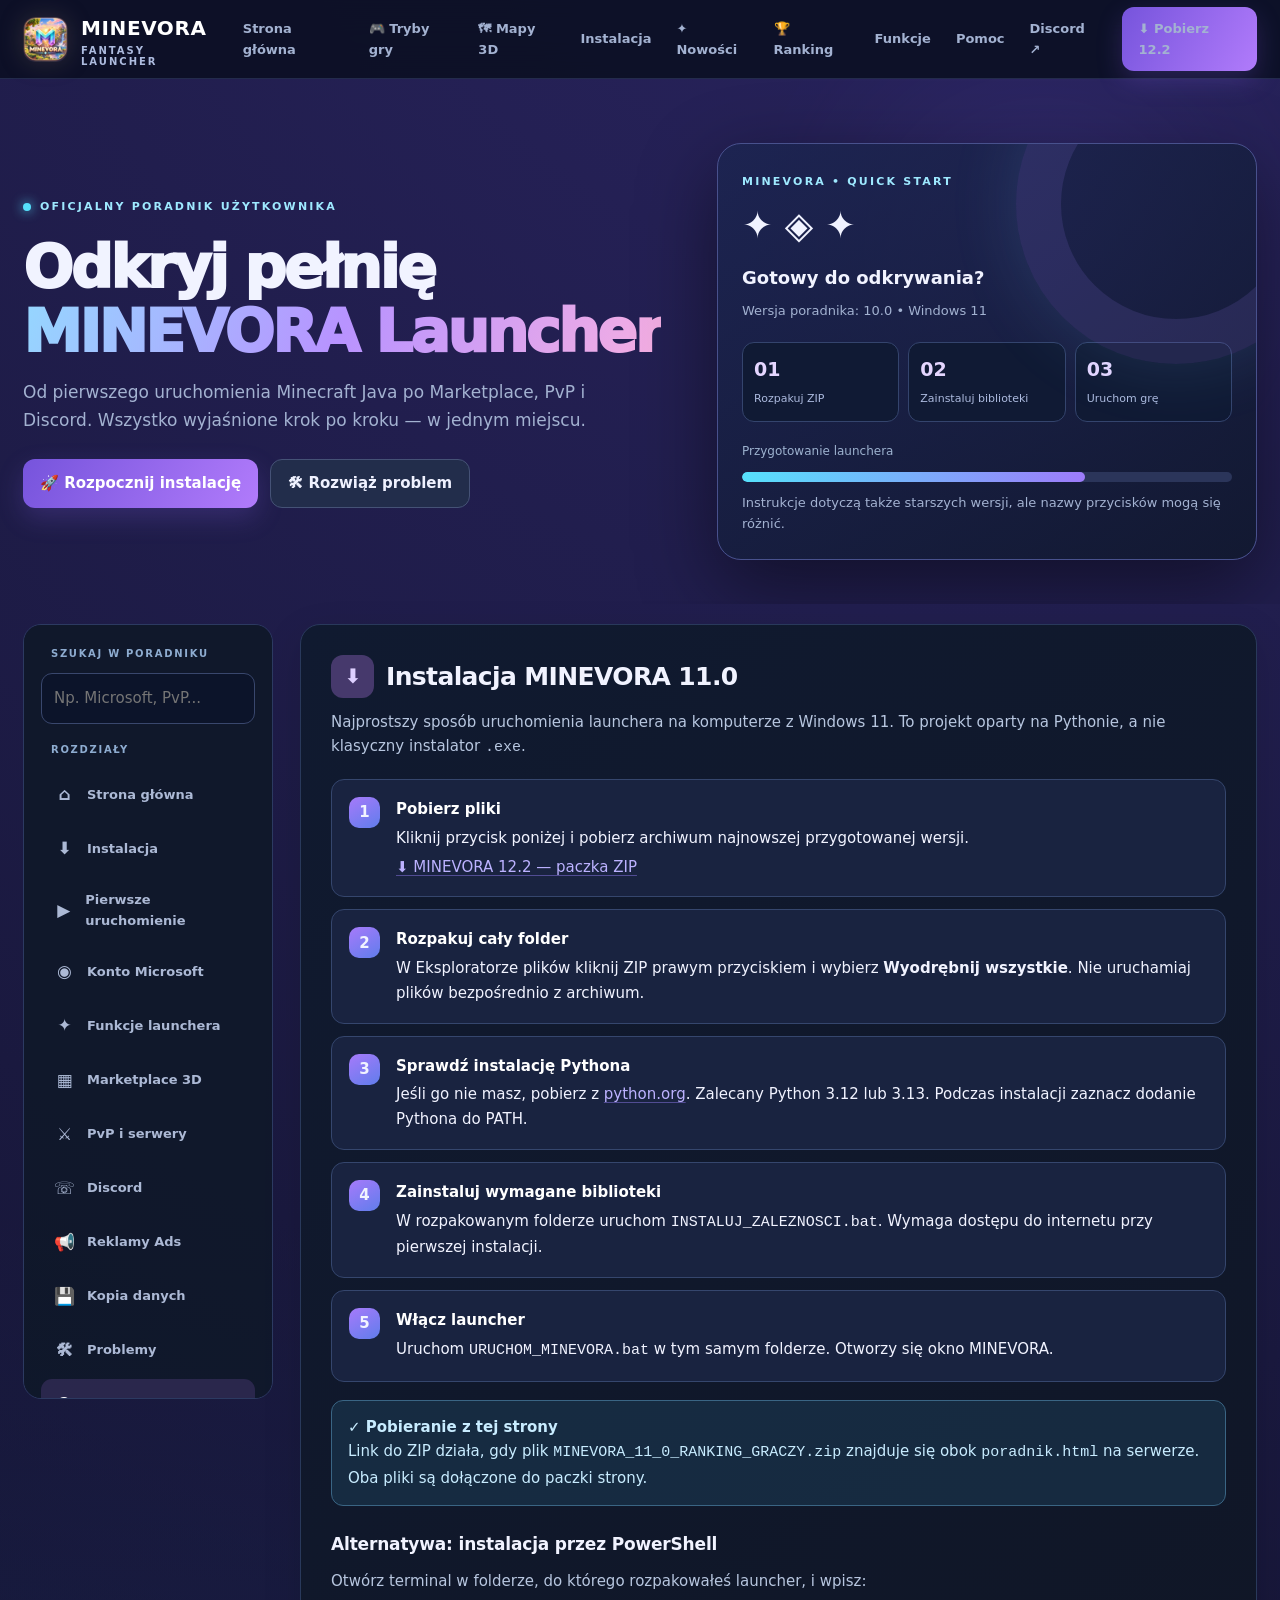
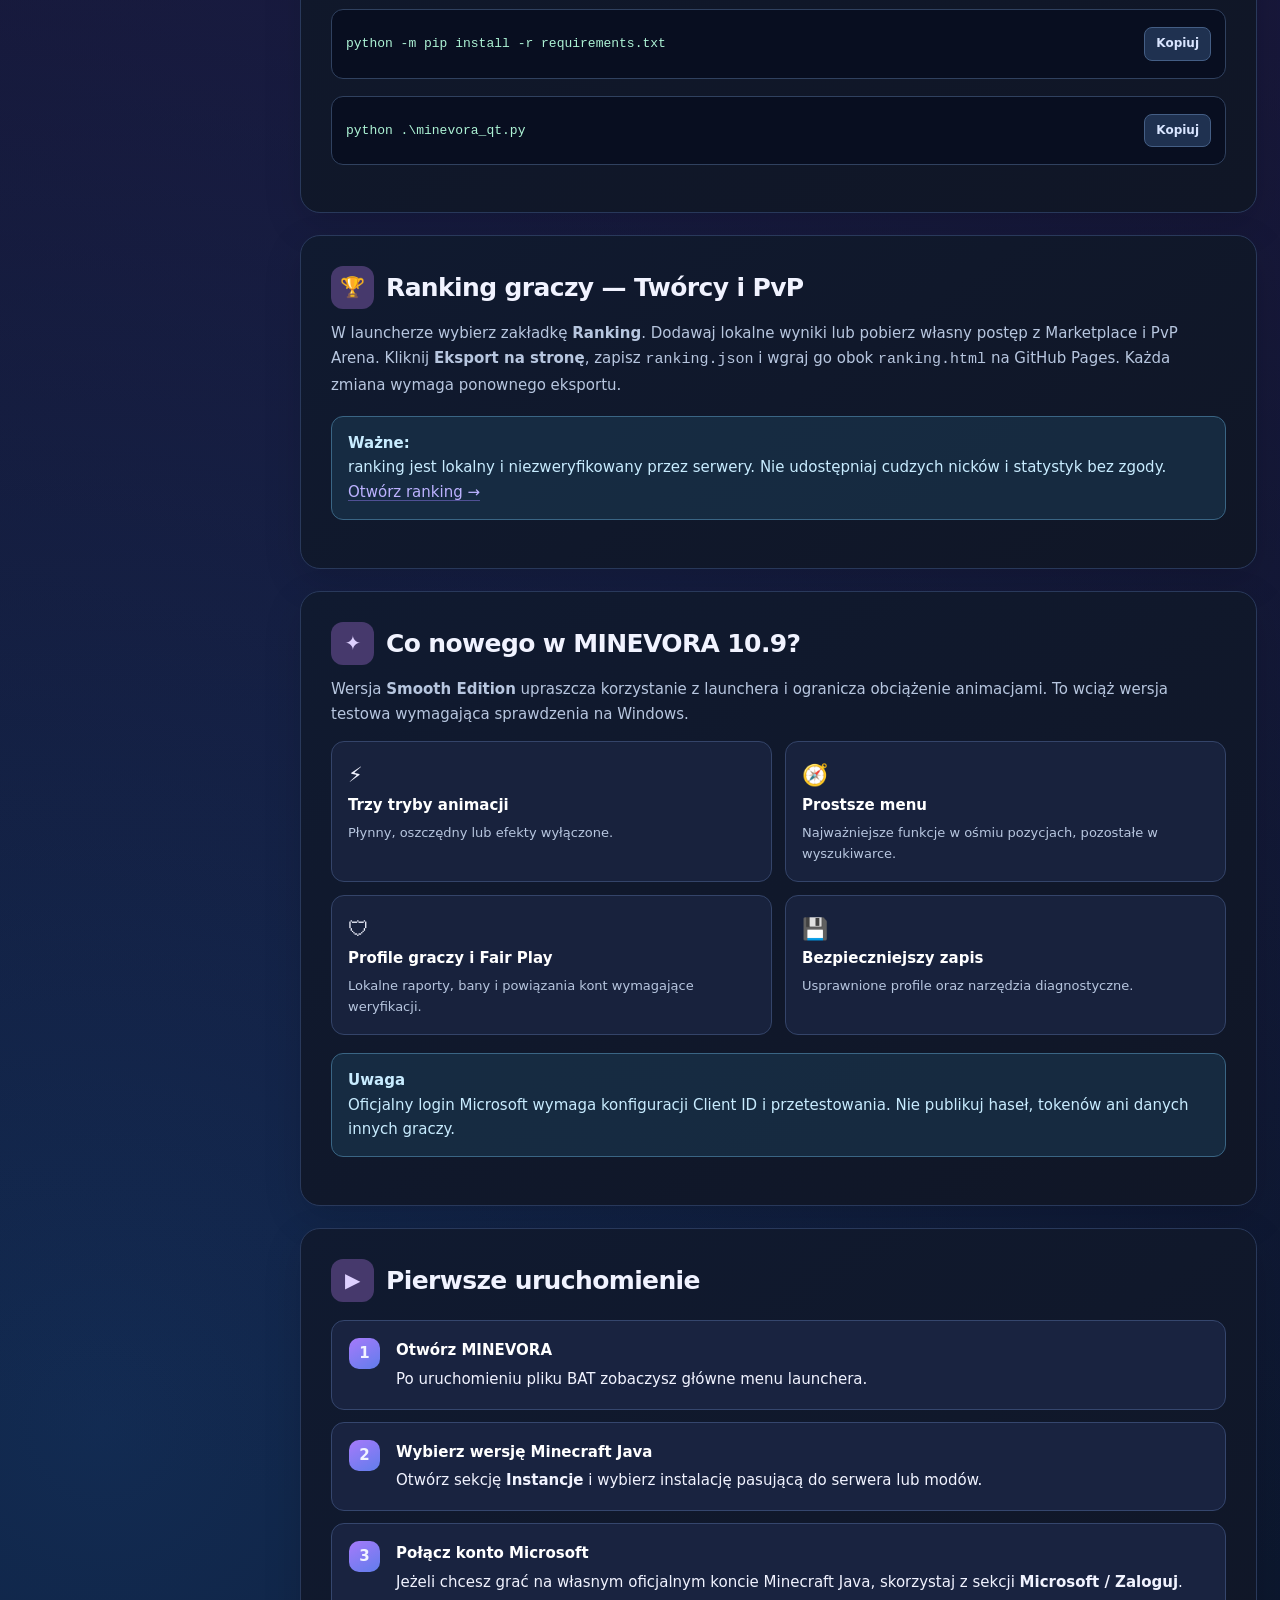
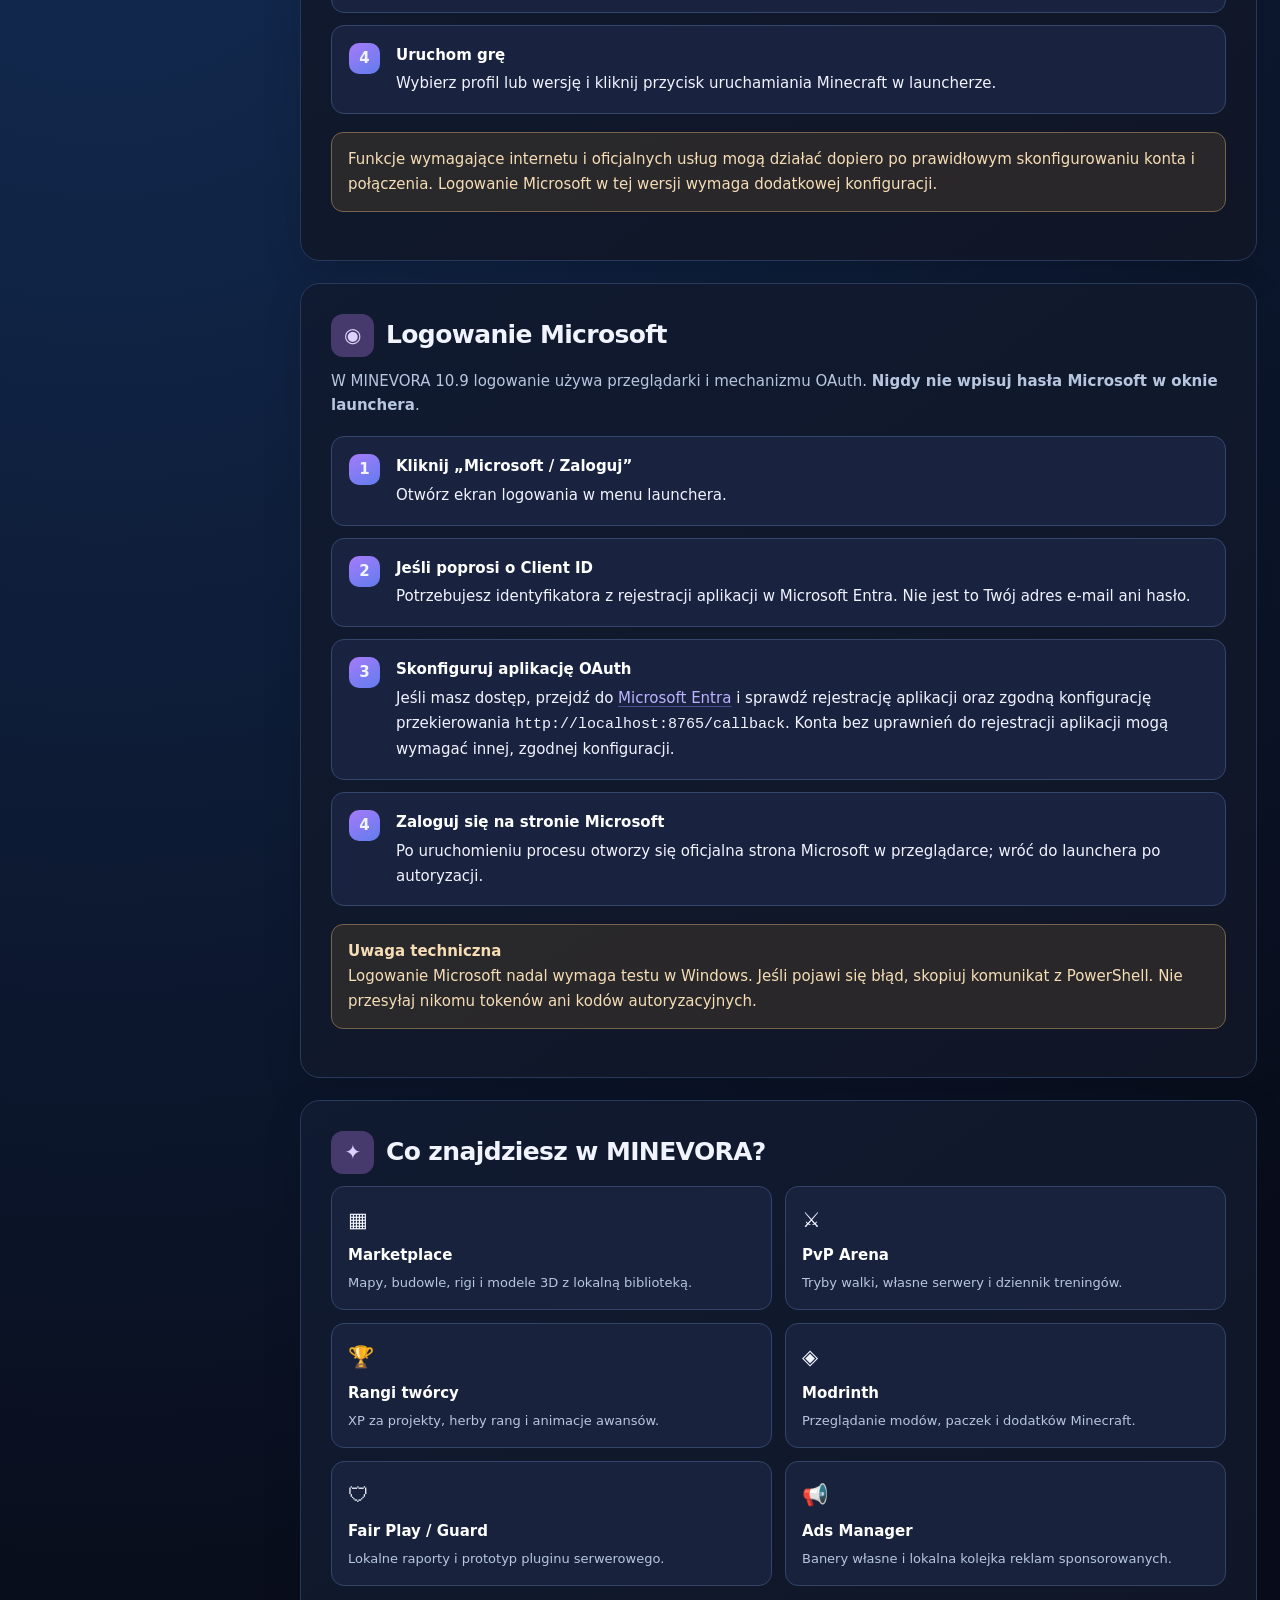
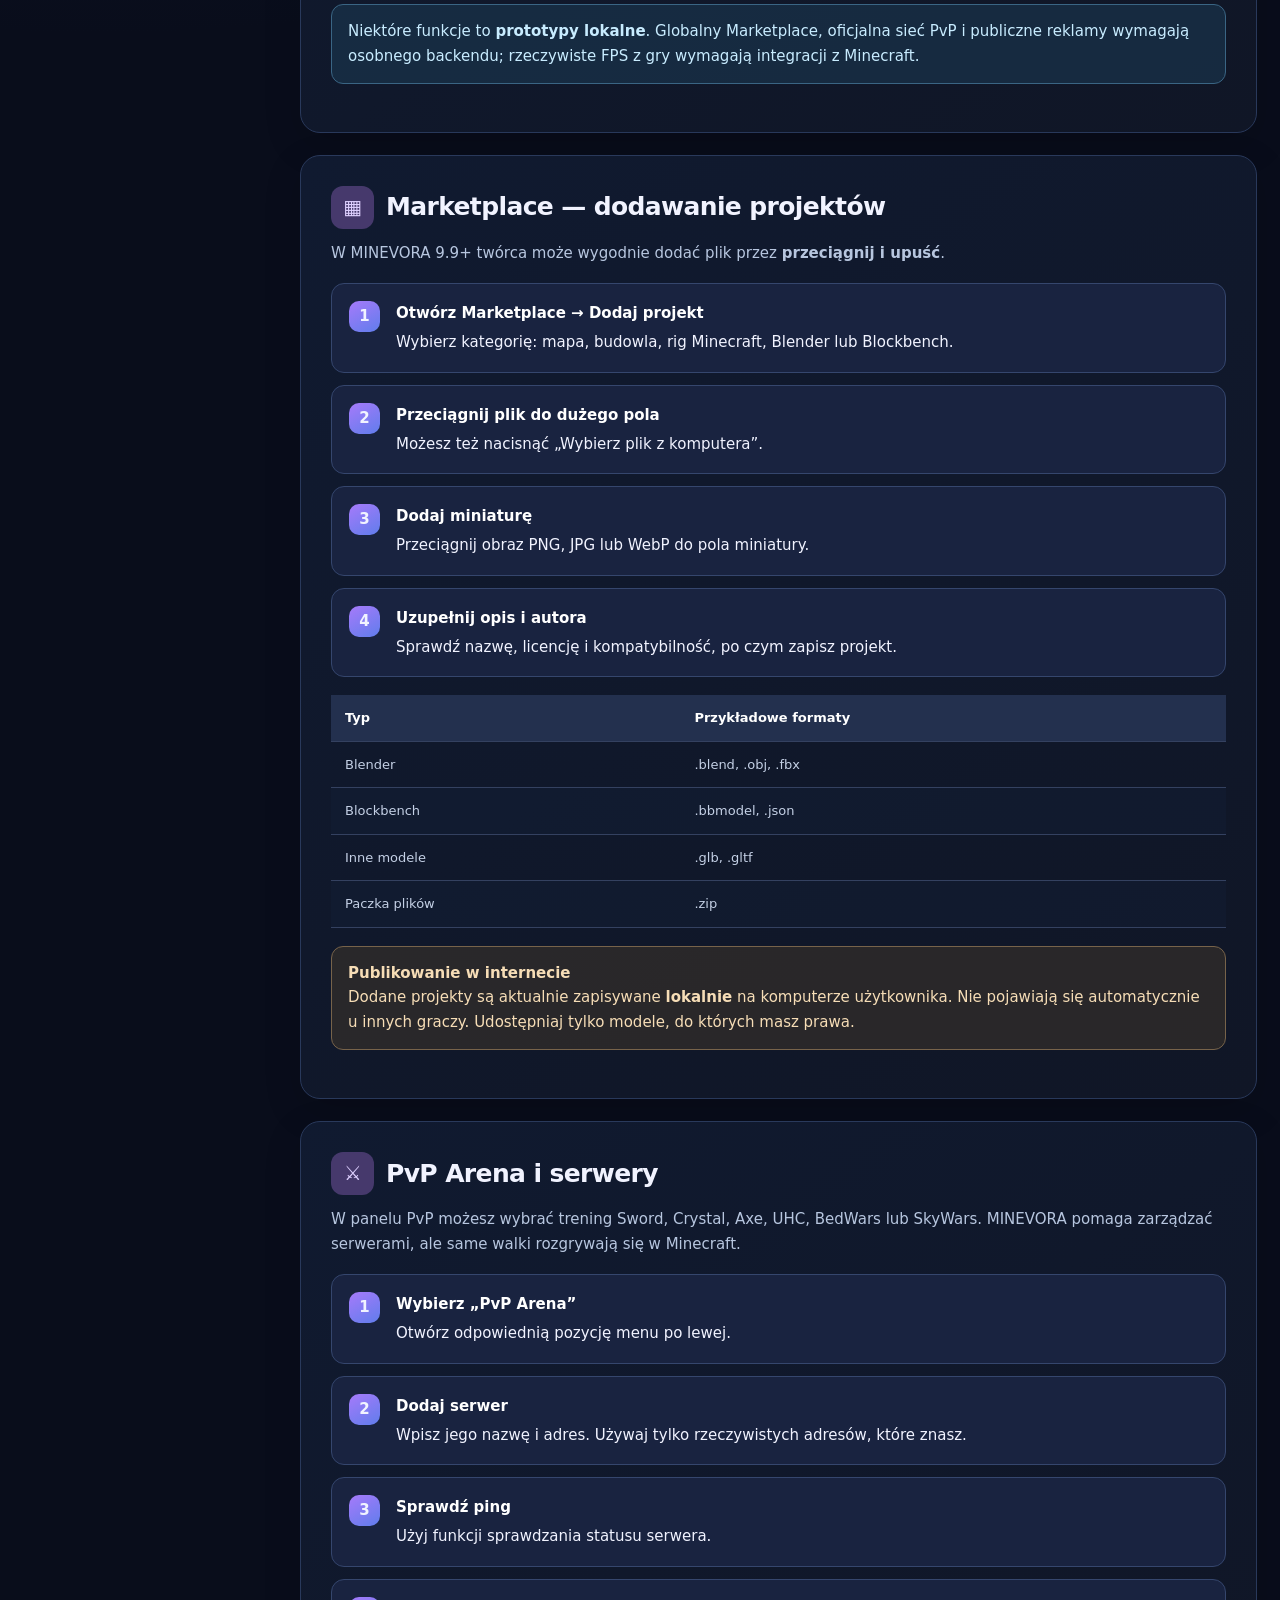
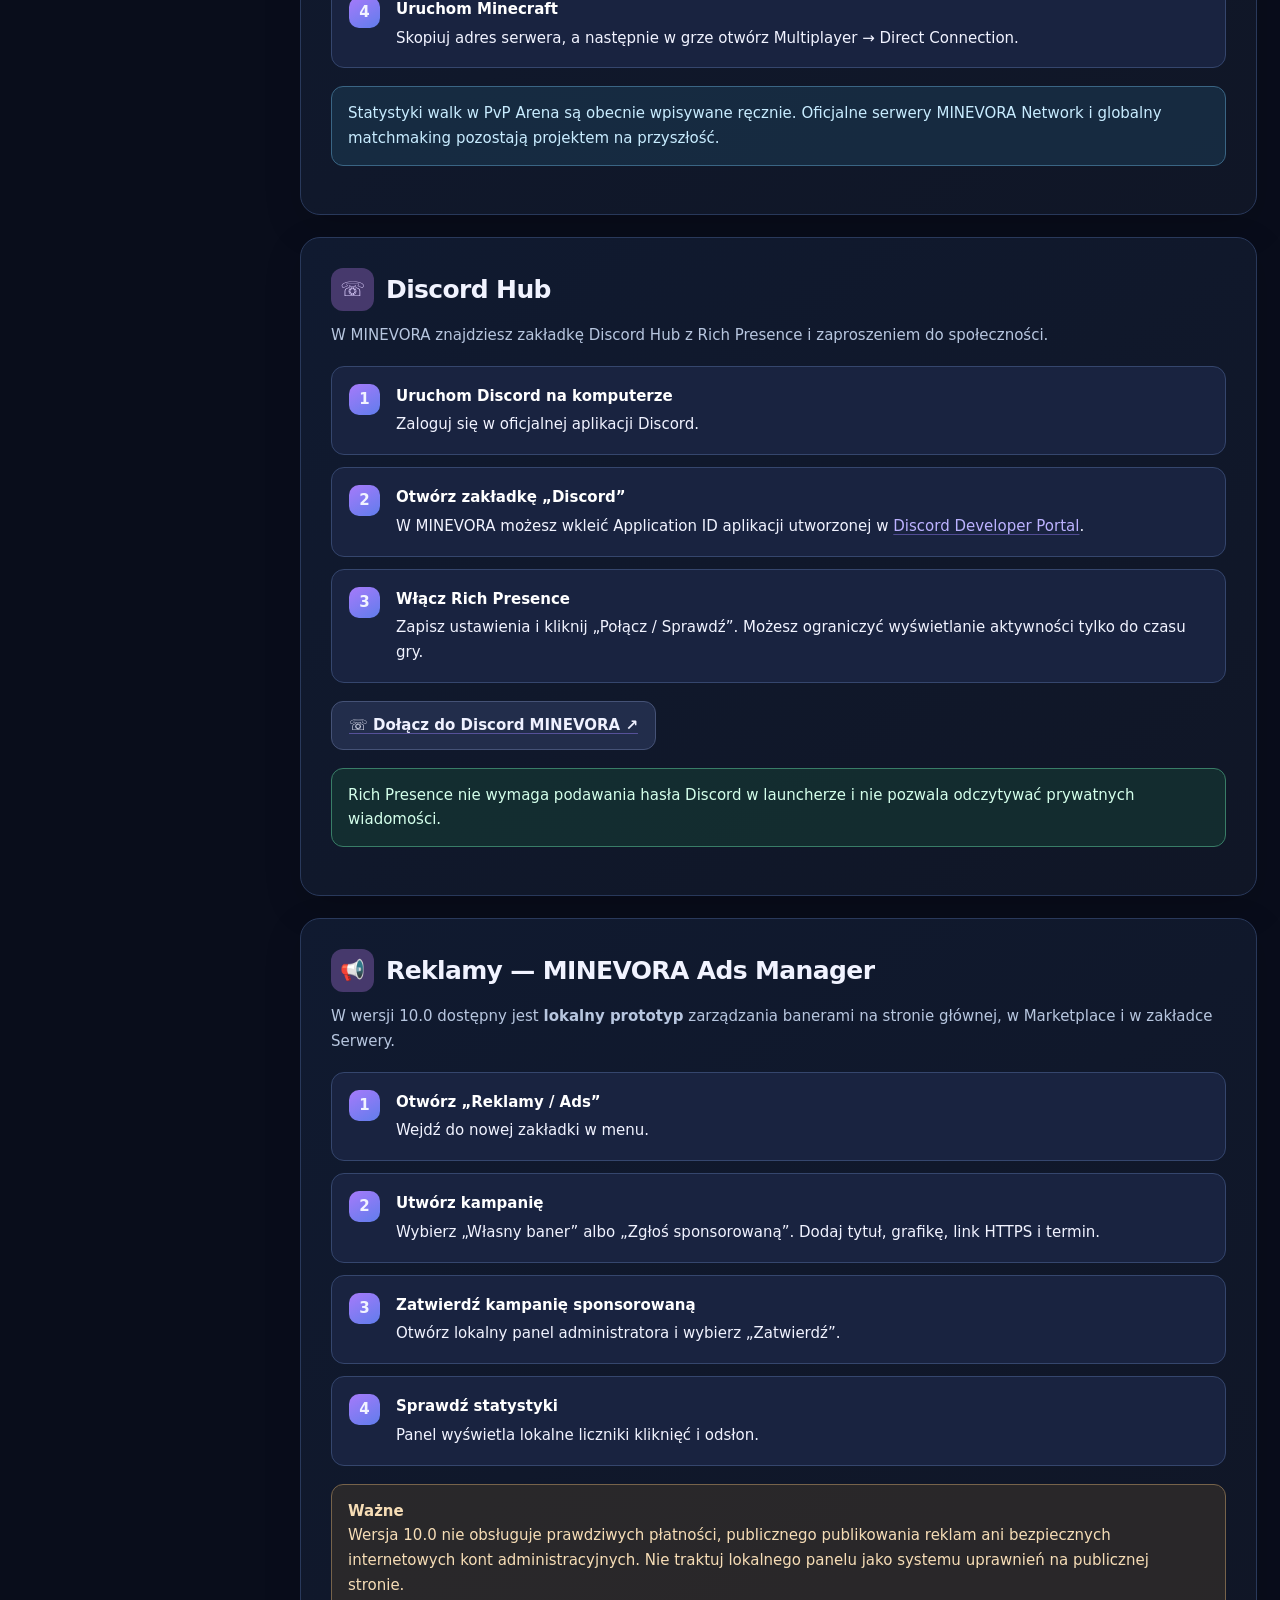
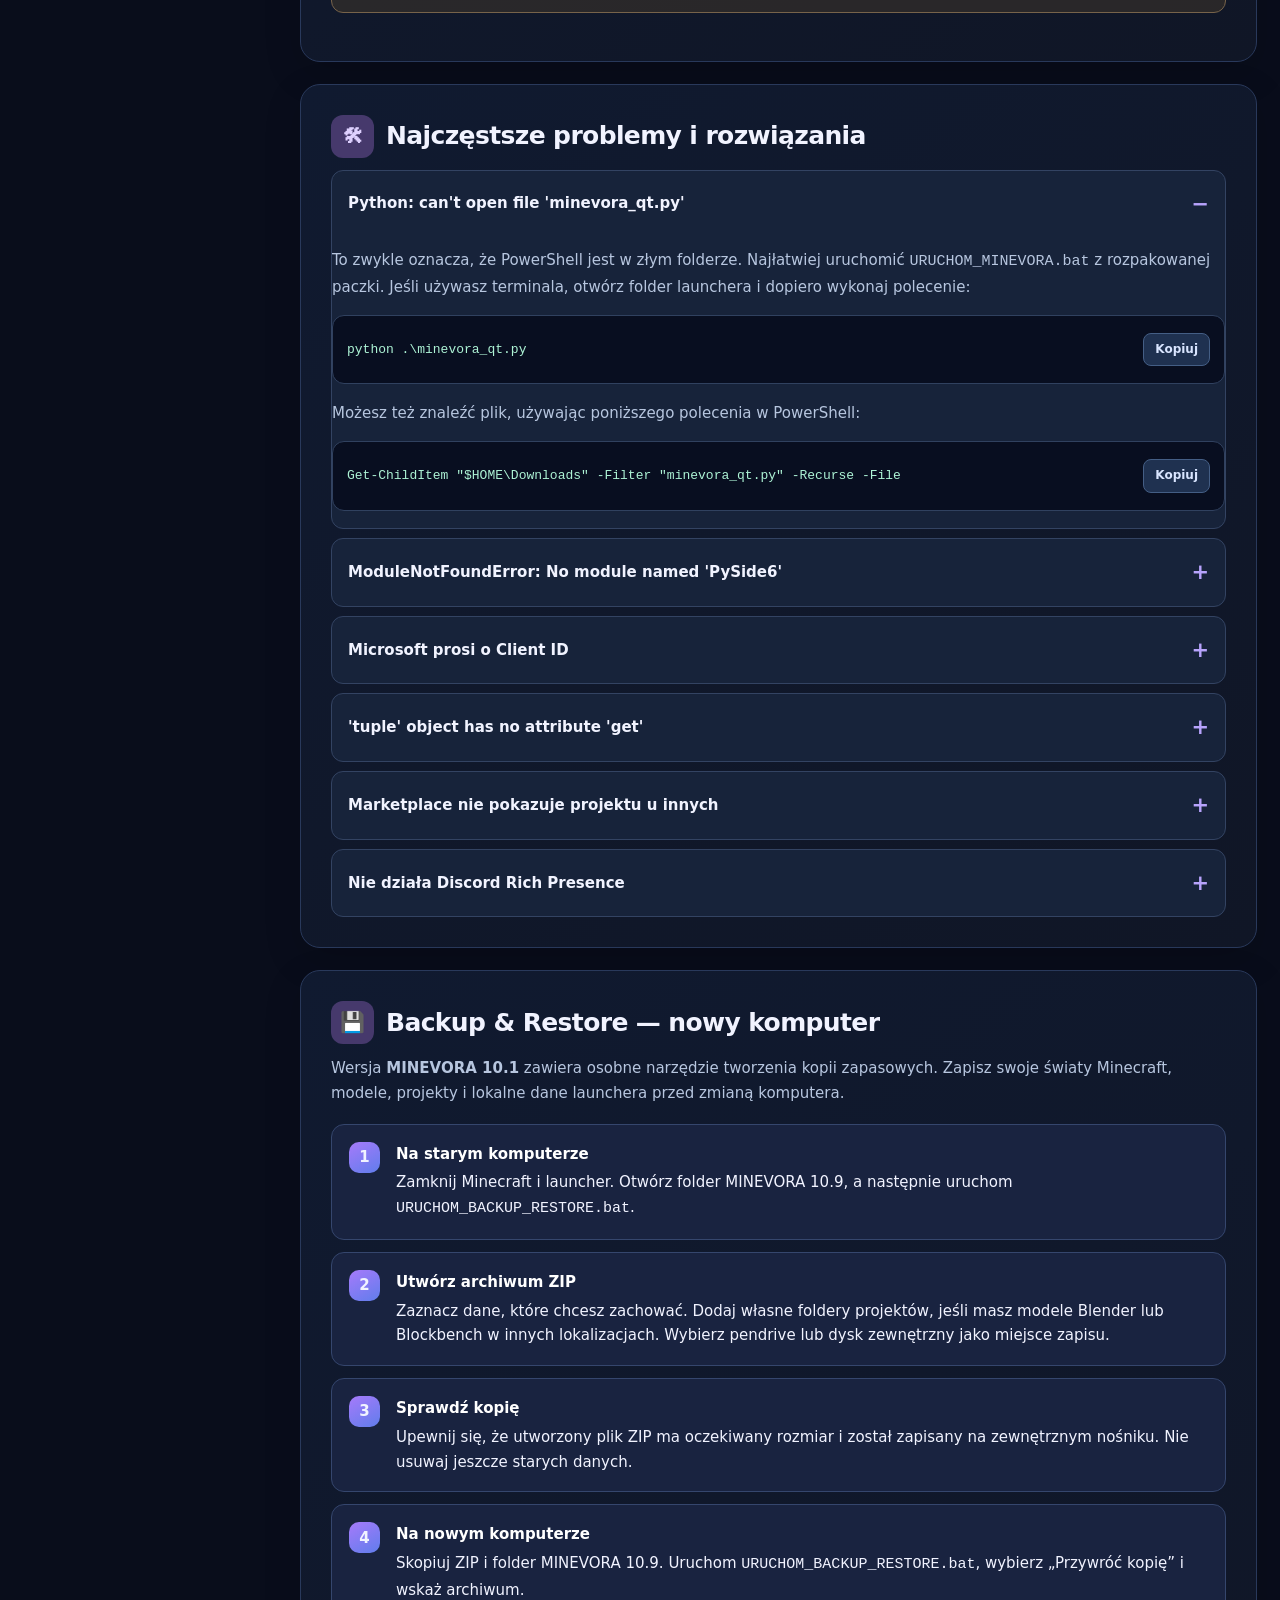
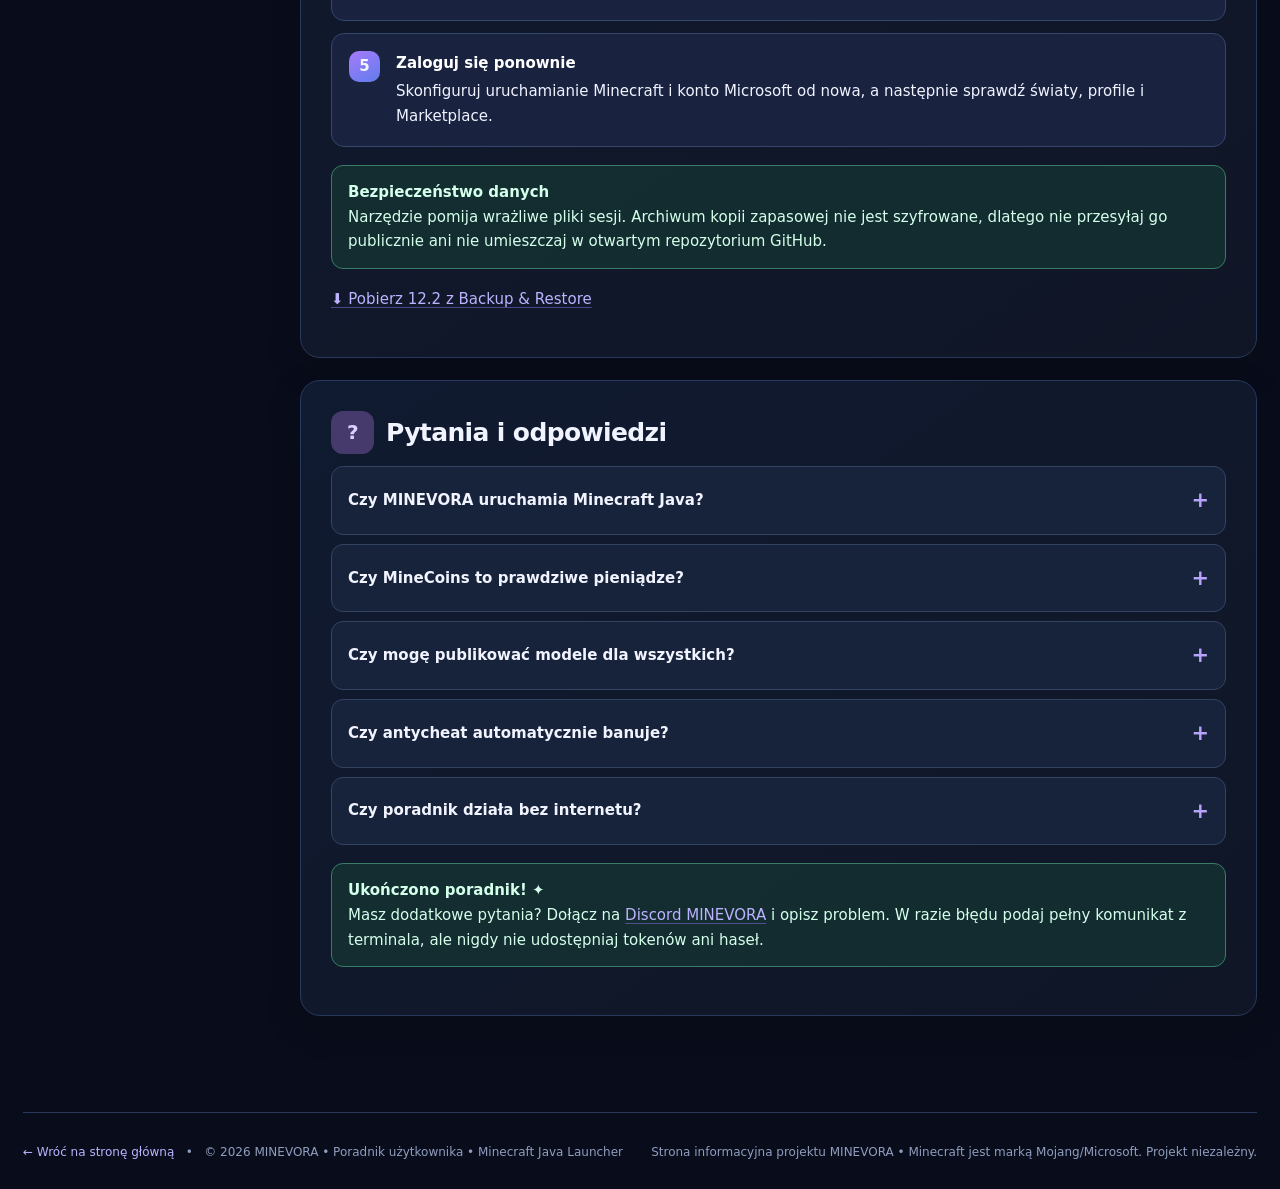
<file: poradnik.html>
<!DOCTYPE html>

<html lang="pl">
<head>
<meta charset="utf-8"/>
<meta content="width=device-width,initial-scale=1" name="viewport"/>
<meta content="#0b1022" name="theme-color"/>
<meta content="Poradnik MINEVORA 11.0: instalacja launchera Minecraft, logowanie Microsoft, Marketplace, PvP, Discord, reklamy i rozwiązywanie problemów." name="description"/>
<title>Poradnik — MINEVORA Launcher</title>
<style>
    :root{color-scheme:dark;--bg:#090d1b;--panel:#111a31;--panel2:#151f3c;--line:#2c3a61;--ink:#f1f3ff;--muted:#a3b2d1;--purple:#9d7bfa;--cyan:#56e1fc;--green:#76ecc5;--amber:#ffd48b;--pink:#ff87c1;--radius:18px}
    *{box-sizing:border-box} html{scroll-behavior:smooth}body{margin:0;background:radial-gradient(circle at 80% -4%,#2b2563 0,transparent 32%),radial-gradient(circle at 8% 28%,#122b52 0,transparent 23%),var(--bg);font:15px/1.65 system-ui,-apple-system,Segoe UI,Roboto,Arial,sans-serif;color:var(--ink)}button,input,a{font:inherit}a{color:#bcb2ff;text-decoration:none}a:hover{color:#e8e1ff}button{cursor:pointer}::selection{background:#614abb;color:white}
    .shell{width:min(1380px,calc(100% - 46px));margin:0 auto}.topbar{position:sticky;top:0;z-index:20;backdrop-filter:blur(20px);background:#0b1024e8;border-bottom:1px solid #35416990}.topinner{height:78px;display:flex;gap:22px;align-items:center;justify-content:space-between}.identity{display:flex;gap:13px;align-items:center;color:white;font-weight:900;font-size:20px;letter-spacing:.03em}.identity img{width:45px;height:45px;border-radius:12px;box-shadow:0 0 24px #977c7140}.identity small{display:block;font-size:10px;color:#aebcdf;font-weight:700;letter-spacing:.2em;line-height:1.1}.navhead{display:flex;gap:25px;align-items:center;font-weight:600;font-size:13px}.navhead a{color:var(--muted)}.navhead a:hover{color:#fff}.pill,.primary,.ghost{padding:11px 17px;border-radius:12px;font-weight:750;display:inline-flex;align-items:center;gap:8px;justify-content:center;transition:transform .16s,background .16s}.pill,.primary{background:linear-gradient(120deg,#7654dc,#b17bfb);color:#fff;box-shadow:0 10px 26px #7c5bdf3d;border:0}.pill:hover,.primary:hover{transform:translateY(-2px);color:#fff}.ghost{background:#222d4b;color:#eff1ff;border:1px solid #455276}.ghost:hover{background:#2b395e;color:white}.mobile-toggle{display:none;background:#212d50;border:1px solid #455276;border-radius:10px;color:white;padding:8px 14px}
    .hero{padding:64px 0 44px;position:relative;overflow:hidden}.hero:before{content:"";position:absolute;right:8%;top:7%;height:270px;width:270px;border-radius:100%;background:#755ee0;filter:blur(100px);opacity:.22;pointer-events:none}.hero-inner{display:grid;grid-template-columns:1.1fr .9fr;align-items:center;gap:34px}.eyebrow{display:inline-flex;gap:9px;align-items:center;font-size:11px;letter-spacing:.2em;color:#9ee9ff;text-transform:uppercase;font-weight:850}.dot{height:8px;width:8px;background:var(--cyan);box-shadow:0 0 12px var(--cyan);border-radius:99px}.hero h1{font-size:clamp(36px,4.6vw,67px);line-height:1.08;margin:17px 0 15px;font-weight:950;letter-spacing:-.045em}.hero h1 span{background:linear-gradient(110deg,#95d7ff,#b893ff,#f6afe2);color:transparent;background-clip:text}.hero p{font-size:17px;color:var(--muted);max-width:600px;margin:0 0 25px}.hero-actions{display:flex;gap:12px;flex-wrap:wrap}.hero-viz{background:linear-gradient(145deg,#1a2550bb,#10182ddd);border:1px solid #48518d;border-radius:24px;padding:24px;box-shadow:0 26px 80px #0007;position:relative;overflow:hidden;min-height:280px}.hero-viz:after{content:"";position:absolute;height:230px;width:230px;border-radius:100%;right:-80px;top:-100px;border:45px solid #9175eb25;box-shadow:0 0 70px #6ebdff24}.hero-viz h3{margin:0 0 8px;font-size:18px}.muted{color:var(--muted)}.hero-small{font-size:13px}.hero-line{height:10px;border-radius:30px;background:#2b355a;margin:10px 0;overflow:hidden}.hero-line i{display:block;width:70%;height:100%;border-radius:30px;background:linear-gradient(90deg,var(--cyan),var(--purple))}.hero-stats{display:grid;grid-template-columns:repeat(3,1fr);gap:9px;margin:20px 0}.hero-stats>div{background:#101a34;border:1px solid #34446d;border-radius:12px;padding:11px}.hero-stats strong{display:block;font-size:19px;color:#e5d6ff}.hero-stats small{font-size:11px;color:#acbade}.orbit{font-size:37px;margin:2px 0 7px}
    .bodygrid{display:grid;grid-template-columns:250px minmax(0,1fr);gap:27px;align-items:start;padding:20px 0 74px}.sidebar{position:sticky;top:103px;max-height:calc(100vh - 125px);overflow:auto;background:#10182aeb;border:1px solid var(--line);border-radius:18px;padding:17px}.side-label{font-size:10px;letter-spacing:.17em;text-transform:uppercase;color:#8eacd0;font-weight:900;margin:4px 10px 11px}.searchbox{width:100%;border:1px solid #39476d;background:#0c142a;border-radius:11px;color:white;padding:12px;outline:none;margin-bottom:14px}.searchbox:focus{border-color:#9b7dfa;box-shadow:0 0 0 3px #9b7dfa20}.side-nav{display:grid;gap:4px}.side-nav a{display:flex;align-items:center;gap:11px;padding:11px 12px;color:#acb9d5;border-radius:11px;font-size:13px;font-weight:700}.side-nav a:hover,.side-nav a.active{color:#fff;background:#4738727a}.side-nav a span{font-size:17px;width:23px;text-align:center}.help{margin-top:20px;background:linear-gradient(135deg,#28315c,#202447);padding:15px;border-radius:13px;border:1px solid #4c568c}.help strong{display:block;margin:0 0 5px}.help p{margin:0 0 10px;font-size:12px;color:#bec9e6}.help a{font-size:12px;font-weight:750;color:#d7c6ff}
    .content{min-width:0}.section{background:linear-gradient(145deg,#101a30,#101626);border:1px solid #29395b;border-radius:20px;padding:30px;margin-bottom:22px;scroll-margin-top:101px;box-shadow:0 12px 38px #0002}.section h2{font-size:25px;line-height:1.25;margin:0 0 12px;display:flex;align-items:center;gap:12px;letter-spacing:-.025em}.section h2 .ico{display:grid;place-items:center;border-radius:12px;width:43px;height:43px;background:#46396c;color:#ded0ff;font-size:20px;flex:none}.section h3{font-size:17px;margin:24px 0 10px;letter-spacing:-.01em}.section p{color:#b7c6df;margin:11px 0 15px}.section a{text-decoration:underline;text-decoration-color:#927af377;text-underline-offset:3px}.steps{list-style:none;margin:18px 0;padding:0;counter-reset:steps;display:grid;gap:12px}.steps li{counter-increment:steps;background:#192340;border:1px solid #35466d;border-radius:13px;padding:17px 18px 17px 64px;position:relative}.steps li:before{content:counter(steps);position:absolute;left:17px;top:17px;display:grid;place-items:center;width:31px;height:31px;border-radius:10px;background:linear-gradient(150deg,#a67afa,#607dec);font-weight:900}.steps li strong{display:block;color:#fff;margin:0 0 4px}.steps li p{margin:4px 0 0}.code{background:#080e20;border:1px solid #30415f;border-radius:12px;padding:17px 14px;display:flex;align-items:center;gap:12px;margin:11px 0 17px}.code code{font-family:ui-monospace,SFMono-Regular,Consolas,monospace;color:#adf3d5;overflow-wrap:anywhere;flex:1;font-size:13px}.copy{border:1px solid #445e85;background:#1f3150;color:#d9e5ff;border-radius:8px;padding:6px 11px;font-size:12px;font-weight:750;flex:none}.copy:focus-visible,.primary:focus-visible,.ghost:focus-visible{outline:3px solid #8ad9fc;outline-offset:3px}.notice{background:#3b332a99;border:1px solid #77634a;border-radius:12px;color:#f6ddb6;padding:14px 16px;margin:18px 0}.notice.blue{background:#1b385199;border-color:#3a6584;color:#c8ecff}.notice.green{background:#173b3599;border-color:#397d67;color:#d4ffeb}.notice strong{display:block;color:inherit}.featuregrid{display:grid;grid-template-columns:repeat(2,minmax(0,1fr));gap:13px}.feature{background:#18223d;border:1px solid #344469;border-radius:13px;padding:16px}.feature .f-icon{font-size:21px;margin-bottom:6px}.feature strong{display:block;color:#fff}.feature p{font-size:13px;margin:4px 0 0}.tablewrap{overflow-x:auto}table{border-collapse:collapse;width:100%;min-width:510px}th,td{padding:12px 14px;border-bottom:1px solid #344160;text-align:left;font-size:13px}th{background:#23304e;color:#fff}td{color:#c4d0e5}tr:nth-child(even) td{background:#14203950}.accordion{display:grid;gap:9px}details{border:1px solid #334362;border-radius:12px;background:#17233a;overflow:hidden}summary{padding:16px;cursor:pointer;font-weight:750;list-style:none;display:flex;align-items:center;justify-content:space-between;gap:10px}summary:after{content:"+";font-size:21px;color:#b7a3fc}details[open] summary:after{content:"−"}details p{margin:0 16px 17px}.timeline{display:grid;gap:13px}.timeline>div{display:grid;grid-template-columns:100px 1fr;gap:14px;align-items:start}.timeline .tag{background:#2f2a5f;color:#cbbdfb;padding:8px;border-radius:10px;text-align:center;font-weight:850;font-size:12px}.timeline .answer{padding:10px 0;color:#b9c8df;font-size:13px}.footer{border-top:1px solid #28395a;padding:30px 0 44px;color:#8f9ebf;display:flex;justify-content:space-between;gap:15px;font-size:12px}.empty{display:none;color:#f4c7ba;padding:10px}.tiny{font-size:12px;color:#9db2cf}.accent{color:var(--cyan)}
    @media(max-width:1050px){.navhead{gap:13px}.hero-inner{grid-template-columns:1fr 360px}.bodygrid{grid-template-columns:210px minmax(0,1fr)}}
    @media(max-width:760px){.shell{width:min(100% - 28px,650px)}.topinner{height:70px}.navhead{display:none}.mobile-toggle{display:block}.identity{font-size:17px}.hero{padding:40px 0 20px}.hero-inner{grid-template-columns:1fr}.hero-viz{min-height:0}.hero h1{font-size:39px}.bodygrid{grid-template-columns:1fr;padding-top:10px}.sidebar{display:none;position:static;max-height:none}.sidebar.open{display:block}.section{padding:21px 17px}.section h2{font-size:21px}.featuregrid{grid-template-columns:1fr}.footer{flex-direction:column}.steps li{padding:16px 14px 16px 58px}.timeline>div{grid-template-columns:76px 1fr}.hero-stats strong{font-size:15px}.hero-stats small{font-size:9px}}
    @media(prefers-reduced-motion:reduce){html{scroll-behavior:auto}*,*:before,*:after{transition:none!important;animation:none!important}}
  </style>
</head>
<body>
<header class="topbar"><div class="shell topinner">
<a class="identity" href="#start"><img alt="Logo MINEVORA" id="minevora-logo" src="[data-uri]"/><span>MINEVORA<small>FANTASY LAUNCHER</small></span></a>
<nav aria-label="Menu strony" class="navhead"><a href="index.html">Strona główna</a><a href="tryby.html">🎮 Tryby gry</a><a href="mapy.html">🗺 Mapy 3D</a><a href="#instalacja">Instalacja</a><a href="#nowosci-109"><span>✦</span> Nowości</a><a href="ranking.html">🏆 Ranking</a><a href="#poradniki">Funkcje</a><a href="#problemy">Pomoc</a><a href="https://discord.gg/8teEpYvzRd" rel="noopener noreferrer" target="_blank">Discord ↗</a><a class="pill" download="" href="MINEVORA_LAUNCHER_12_2.zip">⬇ Pobierz 12.2</a></nav>
<button aria-controls="sidebar" aria-expanded="false" class="mobile-toggle" id="mobile-menu" type="button">☰ Menu</button>
</div></header>
<main id="start">
<div class="hero"><div class="shell hero-inner">
<div><div class="eyebrow"><i aria-hidden="true" class="dot"></i>OFICJALNY PORADNIK UŻYTKOWNIKA</div><h1>Odkryj pełnię<br/><span>MINEVORA Launcher</span></h1><p>Od pierwszego uruchomienia Minecraft Java po Marketplace, PvP i Discord. Wszystko wyjaśnione krok po kroku — w jednym miejscu.</p><div class="hero-actions"><a class="primary" href="#instalacja">🚀 Rozpocznij instalację</a><a class="ghost" href="#problemy">🛠 Rozwiąż problem</a></div></div>
<div class="hero-viz"><div class="eyebrow">MINEVORA • QUICK START</div><div class="orbit">✦ ◈ ✦</div><h3>Gotowy do odkrywania?</h3><div class="muted hero-small">Wersja poradnika: 10.0 • Windows 11</div><div class="hero-stats"><div><strong>01</strong><small>Rozpakuj ZIP</small></div><div><strong>02</strong><small>Zainstaluj biblioteki</small></div><div><strong>03</strong><small>Uruchom grę</small></div></div><div class="tiny">Przygotowanie launchera</div><div class="hero-line"><i></i></div><div class="muted hero-small">Instrukcje dotyczą także starszych wersji, ale nazwy przycisków mogą się różnić.</div></div>
</div></div>
<div class="shell bodygrid">
<aside aria-label="Spis treści" class="sidebar" id="sidebar"><div class="side-label">Szukaj w poradniku</div><input aria-label="Filtruj rozdziały" class="searchbox" id="section-search" placeholder="Np. Microsoft, PvP..."/><div class="side-label">Rozdziały</div><nav class="side-nav" id="side-nav"><a href="index.html"><span>⌂</span>Strona główna</a>
<a href="#instalacja"><span>⬇</span>Instalacja</a><a href="#pierwsze-uruchomienie"><span>▶</span>Pierwsze uruchomienie</a><a href="#microsoft"><span>◉</span>Konto Microsoft</a><a href="#poradniki"><span>✦</span>Funkcje launchera</a><a href="#marketplace"><span>▦</span>Marketplace 3D</a><a href="#pvp"><span>⚔</span>PvP i serwery</a><a href="#discord"><span>☏</span>Discord</a><a href="#reklamy"><span>📢</span>Reklamy Ads</a><a href="#backup"><span>💾</span>Kopia danych</a><a href="#problemy"><span>🛠</span>Problemy</a><a href="#faq"><span>?</span>FAQ</a>
</nav><div class="empty" id="no-results">Nie znaleziono rozdziału.</div><div class="help"><strong>Potrzebujesz pomocy?</strong><p>Dołącz do społeczności MINEVORA i zapytaj o instalację.</p><a href="https://discord.gg/8teEpYvzRd" rel="noopener noreferrer" target="_blank">Przejdź na Discord ↗</a></div></aside>
<div class="content">
<section class="section" data-search="instalacja pobierz zip pobieranie windows python pip requirements" id="instalacja"><h2><span class="ico">⬇</span> Instalacja MINEVORA 11.0</h2><p>Najprostszy sposób uruchomienia launchera na komputerze z Windows 11. To projekt oparty na Pythonie, a nie klasyczny instalator <code>.exe</code>.</p>
<ol class="steps"><li><strong>Pobierz pliki</strong>Kliknij przycisk poniżej i pobierz archiwum najnowszej przygotowanej wersji.<p><a download="" href="MINEVORA_LAUNCHER_12_2.zip">⬇ MINEVORA 12.2 — paczka ZIP</a></p></li><li><strong>Rozpakuj cały folder</strong>W Eksploratorze plików kliknij ZIP prawym przyciskiem i wybierz <b>Wyodrębnij wszystkie</b>. Nie uruchamiaj plików bezpośrednio z archiwum.</li><li><strong>Sprawdź instalację Pythona</strong>Jeśli go nie masz, pobierz z <a href="https://www.python.org/downloads/windows/" rel="noopener noreferrer" target="_blank">python.org</a>. Zalecany Python 3.12 lub 3.13. Podczas instalacji zaznacz dodanie Pythona do PATH.</li><li><strong>Zainstaluj wymagane biblioteki</strong>W rozpakowanym folderze uruchom <code>INSTALUJ_ZALEZNOSCI.bat</code>. Wymaga dostępu do internetu przy pierwszej instalacji.</li><li><strong>Włącz launcher</strong>Uruchom <code>URUCHOM_MINEVORA.bat</code> w tym samym folderze. Otworzy się okno MINEVORA.</li></ol>
<div class="notice blue"><strong>✓ Pobieranie z tej strony</strong>Link do ZIP działa, gdy plik <code>MINEVORA_11_0_RANKING_GRACZY.zip</code> znajduje się obok <code>poradnik.html</code> na serwerze. Oba pliki są dołączone do paczki strony.</div>
<h3>Alternatywa: instalacja przez PowerShell</h3><p>Otwórz terminal w folderze, do którego rozpakowałeś launcher, i wpisz:</p><div class="code"><code>python -m pip install -r requirements.txt</code><button aria-label="Kopiuj polecenie instalacji bibliotek" class="copy" data-copy="python -m pip install -r requirements.txt">Kopiuj</button></div><div class="code"><code>python .\minevora_qt.py</code><button aria-label="Kopiuj polecenie uruchamiania" class="copy" data-copy="python .\minevora_qt.py">Kopiuj</button></div>
</section>
<section class="section" data-search="ranking gracze pvp xp strona eksport leaderboard tabela top3" id="ranking-graczy"><h2><span class="ico">🏆</span> Ranking graczy — Twórcy i PvP</h2><p>W launcherze wybierz zakładkę <strong>Ranking</strong>. Dodawaj lokalne wyniki lub pobierz własny postęp z Marketplace i PvP Arena. Kliknij <strong>Eksport na stronę</strong>, zapisz <code>ranking.json</code> i wgraj go obok <code>ranking.html</code> na GitHub Pages. Każda zmiana wymaga ponownego eksportu.</p><div class="notice blue"><strong>Ważne:</strong> ranking jest lokalny i niezweryfikowany przez serwery. Nie udostępniaj cudzych nicków i statystyk bez zgody. <a href="ranking.html">Otwórz ranking →</a></div></section><section class="section" data-search="10.9 aktualizacja nowości smooth edition portal animacje profile szybkie menu wydajnosc stabilnosc" id="nowosci-109"><h2><span class="ico">✦</span> Co nowego w MINEVORA 10.9?</h2><p>Wersja <strong>Smooth Edition</strong> upraszcza korzystanie z launchera i ogranicza obciążenie animacjami. To wciąż wersja testowa wymagająca sprawdzenia na Windows.</p><div class="featuregrid"><div class="feature"><span class="f-icon">⚡</span><strong>Trzy tryby animacji</strong><p>Płynny, oszczędny lub efekty wyłączone.</p></div><div class="feature"><span class="f-icon">🧭</span><strong>Prostsze menu</strong><p>Najważniejsze funkcje w ośmiu pozycjach, pozostałe w wyszukiwarce.</p></div><div class="feature"><span class="f-icon">🛡</span><strong>Profile graczy i Fair Play</strong><p>Lokalne raporty, bany i powiązania kont wymagające weryfikacji.</p></div><div class="feature"><span class="f-icon">💾</span><strong>Bezpieczniejszy zapis</strong><p>Usprawnione profile oraz narzędzia diagnostyczne.</p></div></div><div class="notice blue"><strong>Uwaga</strong>Oficjalny login Microsoft wymaga konfiguracji Client ID i przetestowania. Nie publikuj haseł, tokenów ani danych innych graczy.</div></section>
<section class="section" data-search="uruchomienie pierwsze instalacje minecraft ram wersja gra" id="pierwsze-uruchomienie"><h2><span class="ico">▶</span> Pierwsze uruchomienie</h2><ol class="steps"><li><strong>Otwórz MINEVORA</strong>Po uruchomieniu pliku BAT zobaczysz główne menu launchera.</li><li><strong>Wybierz wersję Minecraft Java</strong>Otwórz sekcję <b>Instancje</b> i wybierz instalację pasującą do serwera lub modów.</li><li><strong>Połącz konto Microsoft</strong>Jeżeli chcesz grać na własnym oficjalnym koncie Minecraft Java, skorzystaj z sekcji <b>Microsoft / Zaloguj</b>.</li><li><strong>Uruchom grę</strong>Wybierz profil lub wersję i kliknij przycisk uruchamiania Minecraft w launcherze.</li></ol><div class="notice">Funkcje wymagające internetu i oficjalnych usług mogą działać dopiero po prawidłowym skonfigurowaniu konta i połączenia. Logowanie Microsoft w tej wersji wymaga dodatkowej konfiguracji.</div></section>
<section class="section" data-search="microsoft oauth konto azure client id logowanie email haslo enra błąd tuple" id="microsoft"><h2><span class="ico">◉</span> Logowanie Microsoft</h2><p>W MINEVORA 10.9 logowanie używa przeglądarki i mechanizmu OAuth. <b>Nigdy nie wpisuj hasła Microsoft w oknie launchera</b>.</p><ol class="steps"><li><strong>Kliknij „Microsoft / Zaloguj”</strong>Otwórz ekran logowania w menu launchera.</li><li><strong>Jeśli poprosi o Client ID</strong>Potrzebujesz identyfikatora z rejestracji aplikacji w Microsoft Entra. Nie jest to Twój adres e-mail ani hasło.</li><li><strong>Skonfiguruj aplikację OAuth</strong>Jeśli masz dostęp, przejdź do <a href="https://entra.microsoft.com/" rel="noopener noreferrer" target="_blank">Microsoft Entra</a> i sprawdź rejestrację aplikacji oraz zgodną konfigurację przekierowania <code>http://localhost:8765/callback</code>. Konta bez uprawnień do rejestracji aplikacji mogą wymagać innej, zgodnej konfiguracji.</li><li><strong>Zaloguj się na stronie Microsoft</strong>Po uruchomieniu procesu otworzy się oficjalna strona Microsoft w przeglądarce; wróć do launchera po autoryzacji.</li></ol><div class="notice"><strong>Uwaga techniczna</strong>Logowanie Microsoft nadal wymaga testu w Windows. Jeśli pojawi się błąd, skopiuj komunikat z PowerShell. Nie przesyłaj nikomu tokenów ani kodów autoryzacyjnych.</div></section>
<section class="section" data-search="funkcje launcher hud modrinth pvp fair play rangi czat mody reklamy" id="poradniki"><h2><span class="ico">✦</span> Co znajdziesz w MINEVORA?</h2><div class="featuregrid"><div class="feature"><div class="f-icon">▦</div><strong>Marketplace</strong><p>Mapy, budowle, rigi i modele 3D z lokalną biblioteką.</p></div><div class="feature"><div class="f-icon">⚔</div><strong>PvP Arena</strong><p>Tryby walki, własne serwery i dziennik treningów.</p></div><div class="feature"><div class="f-icon">🏆</div><strong>Rangi twórcy</strong><p>XP za projekty, herby rang i animacje awansów.</p></div><div class="feature"><div class="f-icon">◈</div><strong>Modrinth</strong><p>Przeglądanie modów, paczek i dodatków Minecraft.</p></div><div class="feature"><div class="f-icon">🛡</div><strong>Fair Play / Guard</strong><p>Lokalne raporty i prototyp pluginu serwerowego.</p></div><div class="feature"><div class="f-icon">📢</div><strong>Ads Manager</strong><p>Banery własne i lokalna kolejka reklam sponsorowanych.</p></div></div><div class="notice blue">Niektóre funkcje to <b>prototypy lokalne</b>. Globalny Marketplace, oficjalna sieć PvP i publiczne reklamy wymagają osobnego backendu; rzeczywiste FPS z gry wymagają integracji z Minecraft.</div></section>
<section class="section" data-search="marketplace modele blender blockbench rigi drag drop mapy budowle wysyłanie plików" id="marketplace"><h2><span class="ico">▦</span> Marketplace — dodawanie projektów</h2><p>W MINEVORA 9.9+ twórca może wygodnie dodać plik przez <b>przeciągnij i upuść</b>.</p><ol class="steps"><li><strong>Otwórz Marketplace → Dodaj projekt</strong>Wybierz kategorię: mapa, budowla, rig Minecraft, Blender lub Blockbench.</li><li><strong>Przeciągnij plik do dużego pola</strong>Możesz też nacisnąć „Wybierz plik z komputera”.</li><li><strong>Dodaj miniaturę</strong>Przeciągnij obraz PNG, JPG lub WebP do pola miniatury.</li><li><strong>Uzupełnij opis i autora</strong>Sprawdź nazwę, licencję i kompatybilność, po czym zapisz projekt.</li></ol><div class="tablewrap"><table><thead><tr><th>Typ</th><th>Przykładowe formaty</th></tr></thead><tbody><tr><td>Blender</td><td>.blend, .obj, .fbx</td></tr><tr><td>Blockbench</td><td>.bbmodel, .json</td></tr><tr><td>Inne modele</td><td>.glb, .gltf</td></tr><tr><td>Paczka plików</td><td>.zip</td></tr></tbody></table></div><div class="notice"><strong>Publikowanie w internecie</strong>Dodane projekty są aktualnie zapisywane <b>lokalnie</b> na komputerze użytkownika. Nie pojawiają się automatycznie u innych graczy. Udostępniaj tylko modele, do których masz prawa.</div></section>
<section class="section" data-search="pvp areny serwery ping antycheat gard fair play duels trening" id="pvp"><h2><span class="ico">⚔</span> PvP Arena i serwery</h2><p>W panelu PvP możesz wybrać trening Sword, Crystal, Axe, UHC, BedWars lub SkyWars. MINEVORA pomaga zarządzać serwerami, ale same walki rozgrywają się w Minecraft.</p><ol class="steps"><li><strong>Wybierz „PvP Arena”</strong>Otwórz odpowiednią pozycję menu po lewej.</li><li><strong>Dodaj serwer</strong>Wpisz jego nazwę i adres. Używaj tylko rzeczywistych adresów, które znasz.</li><li><strong>Sprawdź ping</strong>Użyj funkcji sprawdzania statusu serwera.</li><li><strong>Uruchom Minecraft</strong>Skopiuj adres serwera, a następnie w grze otwórz Multiplayer → Direct Connection.</li></ol><div class="notice blue">Statystyki walk w PvP Arena są obecnie wpisywane ręcznie. Oficjalne serwery MINEVORA Network i globalny matchmaking pozostają projektem na przyszłość.</div></section>
<section class="section" data-search="discord rich presence status aktywność aplikacja znajomi serwer zaproszenie" id="discord"><h2><span class="ico">☏</span> Discord Hub</h2><p>W MINEVORA znajdziesz zakładkę Discord Hub z Rich Presence i zaproszeniem do społeczności.</p><ol class="steps"><li><strong>Uruchom Discord na komputerze</strong>Zaloguj się w oficjalnej aplikacji Discord.</li><li><strong>Otwórz zakładkę „Discord”</strong>W MINEVORA możesz wkleić Application ID aplikacji utworzonej w <a href="https://discord.com/developers/applications" rel="noopener noreferrer" target="_blank">Discord Developer Portal</a>.</li><li><strong>Włącz Rich Presence</strong>Zapisz ustawienia i kliknij „Połącz / Sprawdź”. Możesz ograniczyć wyświetlanie aktywności tylko do czasu gry.</li></ol><p><a class="ghost" href="https://discord.gg/8teEpYvzRd" rel="noopener noreferrer" target="_blank">☏ Dołącz do Discord MINEVORA ↗</a></p><div class="notice green">Rich Presence nie wymaga podawania hasła Discord w launcherze i nie pozwala odczytywać prywatnych wiadomości.</div></section>
<section class="section" data-search="reklamy ads manager sponsorowana baner administrator zatwierdź kampania" id="reklamy"><h2><span class="ico">📢</span> Reklamy — MINEVORA Ads Manager</h2><p>W wersji 10.0 dostępny jest <b>lokalny prototyp</b> zarządzania banerami na stronie głównej, w Marketplace i w zakładce Serwery.</p><ol class="steps"><li><strong>Otwórz „Reklamy / Ads”</strong>Wejdź do nowej zakładki w menu.</li><li><strong>Utwórz kampanię</strong>Wybierz „Własny baner” albo „Zgłoś sponsorowaną”. Dodaj tytuł, grafikę, link HTTPS i termin.</li><li><strong>Zatwierdź kampanię sponsorowaną</strong>Otwórz lokalny panel administratora i wybierz „Zatwierdź”.</li><li><strong>Sprawdź statystyki</strong>Panel wyświetla lokalne liczniki kliknięć i odsłon.</li></ol><div class="notice"><strong>Ważne</strong>Wersja 10.0 nie obsługuje prawdziwych płatności, publicznego publikowania reklam ani bezpiecznych internetowych kont administracyjnych. Nie traktuj lokalnego panelu jako systemu uprawnień na publicznej stronie.</div></section>
<section class="section" data-search="problemy błąd python nie ma pliku can't open file module not found pip tuple client id qt windows" id="problemy"><h2><span class="ico">🛠</span> Najczęstsze problemy i rozwiązania</h2><div class="accordion">
<details open=""><summary>Python: can't open file 'minevora_qt.py'</summary><p>To zwykle oznacza, że PowerShell jest w złym folderze. Najłatwiej uruchomić <code>URUCHOM_MINEVORA.bat</code> z rozpakowanej paczki. Jeśli używasz terminala, otwórz folder launchera i dopiero wykonaj polecenie:</p><div class="code"><code>python .\minevora_qt.py</code><button class="copy" data-copy="python .\minevora_qt.py">Kopiuj</button></div><p>Możesz też znaleźć plik, używając poniższego polecenia w PowerShell:</p><div class="code"><code>Get-ChildItem "$HOME\Downloads" -Filter "minevora_qt.py" -Recurse -File</code><button class="copy" data-copy='Get-ChildItem "$HOME\Downloads" -Filter "minevora_qt.py" -Recurse -File'>Kopiuj</button></div></details>
<details><summary>ModuleNotFoundError: No module named 'PySide6'</summary><p>Biblioteki nie zostały zainstalowane w używanym interpreterze Pythona. W folderze launchera uruchom:</p><div class="code"><code>python -m pip install -r requirements.txt</code><button class="copy" data-copy="python -m pip install -r requirements.txt">Kopiuj</button></div><p>Jeśli instalacja nie jest możliwa w używanej wersji Pythona, spróbuj zalecanego Pythona 3.12 lub 3.13.</p></details>
<details><summary>Microsoft prosi o Client ID</summary><p>To identyfikator aplikacji OAuth (GUID), nie adres e-mail. Wymagana jest konfiguracja aplikacji Microsoft Entra z poprawnym adresem przekierowania. Nie wklejaj hasła ani kodów logowania.</p></details>
<details><summary>'tuple' object has no attribute 'get'</summary><p>Ten komunikat może wynikać z niezgodności wersji biblioteki <code>minecraft-launcher-lib</code> z obsługą OAuth. Sprawdź, czy korzystasz z najnowszej paczki, i zaktualizuj bibliotekę:</p><div class="code"><code>python -m pip install --upgrade minecraft-launcher-lib</code><button class="copy" data-copy="python -m pip install --upgrade minecraft-launcher-lib">Kopiuj</button></div><p>Jeśli błąd nadal występuje, skopiuj pełny <code>Traceback</code> z PowerShell, usuwając z niego wszelkie tokeny autoryzacyjne.</p></details>
<details><summary>Marketplace nie pokazuje projektu u innych</summary><p>W obecnej wersji pliki Marketplace są zapisywane na komputerze twórcy. Do wspólnej biblioteki potrzebny jest backend internetowy i system kont.</p></details>
<details><summary>Nie działa Discord Rich Presence</summary><p>Sprawdź, czy Discord jest uruchomiony, czy wpisano właściwy Application ID i czy biblioteka <code>pypresence</code> jest zainstalowana.</p></details>
</div></section>
<section class="section" data-search="backup restore kopia dane nowy komputer pendrive światy minecraft minecraft zip przywracanie tokeny" id="backup">
<h2><span class="ico">💾</span> Backup &amp; Restore — nowy komputer</h2>
<p>Wersja <strong>MINEVORA 10.1</strong> zawiera osobne narzędzie tworzenia kopii zapasowych. Zapisz swoje światy Minecraft, modele, projekty i lokalne dane launchera przed zmianą komputera.</p>
<ol class="steps">
<li><strong>Na starym komputerze</strong>Zamknij Minecraft i launcher. Otwórz folder MINEVORA 10.9, a następnie uruchom <code>URUCHOM_BACKUP_RESTORE.bat</code>.</li>
<li><strong>Utwórz archiwum ZIP</strong>Zaznacz dane, które chcesz zachować. Dodaj własne foldery projektów, jeśli masz modele Blender lub Blockbench w innych lokalizacjach. Wybierz pendrive lub dysk zewnętrzny jako miejsce zapisu.</li>
<li><strong>Sprawdź kopię</strong>Upewnij się, że utworzony plik ZIP ma oczekiwany rozmiar i został zapisany na zewnętrznym nośniku. Nie usuwaj jeszcze starych danych.</li>
<li><strong>Na nowym komputerze</strong>Skopiuj ZIP i folder MINEVORA 10.9. Uruchom <code>URUCHOM_BACKUP_RESTORE.bat</code>, wybierz „Przywróć kopię” i wskaż archiwum.</li>
<li><strong>Zaloguj się ponownie</strong>Skonfiguruj uruchamianie Minecraft i konto Microsoft od nowa, a następnie sprawdź światy, profile i Marketplace.</li>
</ol>
<div class="notice green"><strong>Bezpieczeństwo danych</strong>Narzędzie pomija wrażliwe pliki sesji. Archiwum kopii zapasowej nie jest szyfrowane, dlatego nie przesyłaj go publicznie ani nie umieszczaj w otwartym repozytorium GitHub.</div>
<p><a download="" href="MINEVORA_LAUNCHER_12_2.zip">⬇ Pobierz 12.2 z Backup &amp; Restore</a></p>
</section>
<section class="section" data-search="faq pytania czy za darmo launcher pieniądze bezpieczeństwo serwer multiplayer windows" id="faq"><h2><span class="ico">?</span> Pytania i odpowiedzi</h2><div class="accordion">
<details><summary>Czy MINEVORA uruchamia Minecraft Java?</summary><p>Takie jest zadanie launchera. Do gry na własnym oficjalnym koncie potrzebujesz prawidłowo działającego logowania Microsoft i uprawnień do Minecraft Java Edition.</p></details>
<details><summary>Czy MineCoins to prawdziwe pieniądze?</summary><p>Nie. MVC jest obecnie walutą demonstracyjną w lokalnym prototypie.</p></details>
<details><summary>Czy mogę publikować modele dla wszystkich?</summary><p>Na razie nie bezpośrednio przez Marketplace MINEVORA. Funkcja zapisu projektów jest lokalna.</p></details>
<details><summary>Czy antycheat automatycznie banuje?</summary><p>Nie. Prototyp MINEVORA Guard zapisuje sygnały do sprawdzenia przez administrację. Wymaga testów na serwerze Paper.</p></details>
<details><summary>Czy poradnik działa bez internetu?</summary><p>Tak, plik HTML działa lokalnie w przeglądarce. Internet jest potrzebny do otwierania zewnętrznych linków, pobierania bibliotek i logowania.</p></details>
</div><div class="notice green"><strong>Ukończono poradnik! ✦</strong>Masz dodatkowe pytania? Dołącz na <a href="https://discord.gg/8teEpYvzRd" rel="noopener noreferrer" target="_blank">Discord MINEVORA</a> i opisz problem. W razie błędu podaj pełny komunikat z terminala, ale nigdy nie udostępniaj tokenów ani haseł.</div></section>
</div>
</div>
</main>
<footer class="shell footer"><div><a href="index.html">← Wróć na stronę główną</a>   •   © 2026 MINEVORA • Poradnik użytkownika • Minecraft Java Launcher</div><div>Strona informacyjna projektu MINEVORA • Minecraft jest marką Mojang/Microsoft. Projekt niezależny.</div></footer>
<script>
    'use strict';
    const menuButton=document.getElementById('mobile-menu');
    const sidebar=document.getElementById('sidebar');
    menuButton.addEventListener('click',()=>{const open=sidebar.classList.toggle('open');menuButton.setAttribute('aria-expanded',String(open));});
    sidebar.querySelectorAll('a[href^="#"]').forEach(link=>link.addEventListener('click',()=>{if(window.innerWidth<=760){sidebar.classList.remove('open');menuButton.setAttribute('aria-expanded','false');}}));
    const search=document.getElementById('section-search');
    const navLinks=Array.from(document.querySelectorAll('#side-nav a'));
    search.addEventListener('input',()=>{const term=search.value.trim().toLocaleLowerCase('pl');let found=0;navLinks.forEach(link=>{const section=document.querySelector(link.getAttribute('href'));const query=(link.textContent+' '+(section?.dataset.search||'')+' '+(section?.querySelector('h2')?.textContent||'')).toLocaleLowerCase('pl');const match=query.includes(term);link.hidden=!match;link.style.display=match?'':'none';if(match)found++;});document.getElementById('no-results').style.display=found?'none':'block';});
    document.querySelectorAll('[data-copy]').forEach(button=>{button.addEventListener('click',async()=>{const value=button.dataset.copy;const previous=button.textContent;try{if(navigator.clipboard&&window.isSecureContext){await navigator.clipboard.writeText(value);}else{const area=document.createElement('textarea');area.value=value;area.style.position='fixed';area.style.opacity='0';document.body.appendChild(area);area.select();if(!document.execCommand('copy'))throw Error('Copy unavailable');area.remove();}button.textContent='✓ Skopiowano';}catch{button.textContent='Zaznacz ręcznie';}setTimeout(()=>button.textContent=previous,1800);});});
    if('IntersectionObserver' in window){const observer=new IntersectionObserver(entries=>{entries.forEach(entry=>{if(entry.isIntersecting){navLinks.forEach(link=>link.classList.toggle('active',link.getAttribute('href')==='#'+entry.target.id));}})},{rootMargin:'-110px 0px -65% 0px',threshold:0});document.querySelectorAll('.section').forEach(s=>observer.observe(s));}
  </script>
</body>
</html>
</file>
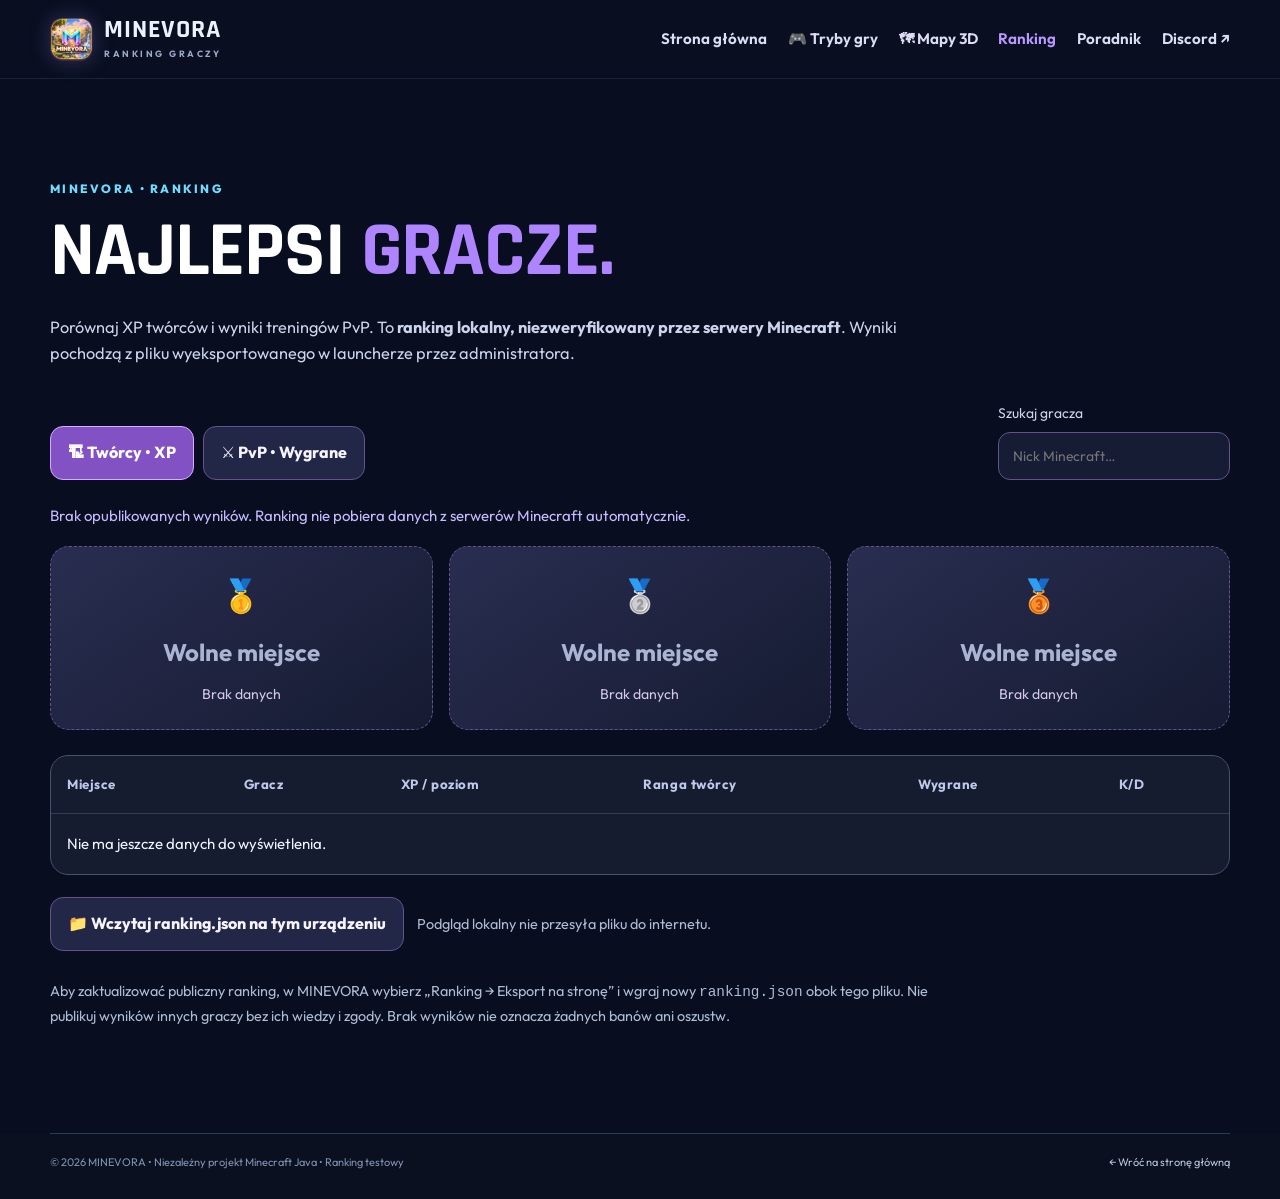
<file: ranking.html>
<!DOCTYPE html>

<html lang="pl"><head><meta charset="utf-8"/><meta content="width=device-width,initial-scale=1" name="viewport"/>
<meta content="#0b1022" name="theme-color"/><meta content="MINEVORA — ranking twórców XP i ranking PvP. Lokalne wyniki udostępnione przez administratora." name="description"/>
<title>Ranking graczy | MINEVORA</title><link href="assets/minevora_logo.png" rel="icon"/><style data-file="style.css">@import url('https://fonts.googleapis.com/css2?family=Rajdhani:wght@500;600;700&family=Outfit:wght@400;500;600;700;800;900&display=swap');
:root{color-scheme:dark;--bg:#080e1f;--surface:#111b32;--surface2:#162341;--text:#eef1ff;--muted:#9caac9;--line:#303e5d;--violet:#a68aff;--cyan:#70dcff;--rose:#ec86e1;--mint:#8be8c5;--max:1180px}
*{box-sizing:border-box}html{scroll-behavior:smooth;scroll-padding-top:100px}body{margin:0;background:var(--bg);color:var(--text);font:15px/1.6 'Outfit',system-ui,-apple-system,Segoe UI,sans-serif;overflow-x:hidden}a{color:inherit;text-decoration:none}button{font:inherit}a:focus-visible,button:focus-visible,summary:focus-visible{outline:3px solid var(--cyan);outline-offset:4px}.container{width:min(var(--max),calc(100% - 56px));margin:0 auto}h1,h2,h3,p{margin-top:0}h1,h2,h3{line-height:1.12}h1,h2{font-family:'Rajdhani','Outfit',sans-serif;letter-spacing:-.015em;font-weight:700}h2{font-size:clamp(34px,4.1vw,54px);margin:8px 0 19px}h2 em,h1 span{font-style:normal;color:var(--violet)}p{color:var(--muted)}.skip{position:absolute;left:-10000px;top:0;background:#fff;color:#111;padding:10px;z-index:100}.skip:focus{left:10px}.eyebrow{font-size:12px;color:var(--cyan);font-weight:800;letter-spacing:.19em;margin:0 0 7px}.site-header{position:sticky;z-index:40;top:0;border-bottom:1px solid #7181b42c;background:#0a1023e8;backdrop-filter:blur(18px)}.header-row{height:78px;display:flex;align-items:center;justify-content:space-between;gap:22px}.brand{display:inline-flex;align-items:center;gap:11px;flex-shrink:0;font-family:'Rajdhani',sans-serif;font-size:26px;font-weight:700;letter-spacing:.04em;line-height:.85}.brand img{border-radius:11px;box-shadow:0 0 20px #9889ec45;object-fit:cover}.brand small{display:block;font:700 9px 'Outfit',sans-serif;color:var(--muted);letter-spacing:.28em;margin-top:7px}.main-nav{display:flex;align-items:center;gap:24px}.main-nav a{color:#bbcae4;font-size:13px;font-weight:650;transition:color .2s}.main-nav a:hover{color:#fff}.header-download{border:1px solid #aa84fd8c;background:#6e54bb44;border-radius:8px;padding:11px 19px;color:white;font-size:13px;font-weight:750;white-space:nowrap}.header-download:hover{background:#7857cb95}.menu-toggle{display:none;background:#1e2a4c;border:1px solid #53618a;padding:11px;border-radius:10px;width:44px;height:42px;cursor:pointer}.menu-toggle span{height:2px;background:white;display:block;margin:4px 0;border-radius:5px}
.hero{position:relative;overflow:hidden;background:radial-gradient(ellipse at 82% 43%,#34346f8a 0,transparent 35%),radial-gradient(ellipse at 22% 15%,#1b305b77 0,transparent 45%),linear-gradient(125deg,#0a142c,#0b1024 65%,#0a1735);border-bottom:1px solid #364663}.hero:after{position:absolute;content:"";width:50%;height:1px;bottom:0;left:25%;background:linear-gradient(90deg,transparent,#a489ff9c,transparent)}.hero-layout{min-height:637px;display:grid;grid-template-columns:1.03fr .97fr;gap:30px;align-items:center}.hero-copy{position:relative;z-index:4;padding:50px 0}.hero h1{font-size:clamp(46px,5.9vw,83px);margin:19px 0 18px;line-height:.96;text-shadow:0 0 38px #26275b55}.hero h1 span{background:linear-gradient(90deg,#a3caff 0,#b18fff 50%,#faacdf 100%);-webkit-background-clip:text;background-clip:text;color:transparent}.hero-description{max-width:555px;font-size:17px;line-height:1.8;color:#b4c3df}.pulse-dot{width:8px;height:8px;display:inline-block;border-radius:50%;background:#73f6c9;box-shadow:0 0 0 5px #67f6c518,0 0 16px #72f6c9;animation:pulse 2s ease-in-out infinite;margin-right:7px}.actions{display:flex;gap:13px;flex-wrap:wrap;margin:25px 0}.btn{display:inline-flex;justify-content:center;align-items:center;gap:9px;padding:14px 23px;min-height:49px;border-radius:10px;font-size:13px;font-weight:800;letter-spacing:.025em;transition:transform .2s,background .2s,box-shadow .2s;text-align:center}.btn:hover{transform:translateY(-2px)}.btn-primary{background:linear-gradient(105deg,#8256dc,#b18aff);color:white;box-shadow:0 12px 32px #7955cf5b;border:1px solid #b89efa}.btn-primary:hover{box-shadow:0 14px 42px #9972e689}.btn-outline{background:#1a24426b;color:#f5f5ff;border:1px solid #64709a}.btn-outline:hover{background:#2a3655}.hero-meta{display:flex;gap:16px;flex-wrap:wrap;color:#8fa4c7;font-size:11px;font-weight:700;margin-top:22px}.hero-meta span{white-space:nowrap}.hero-spark{position:absolute;pointer-events:none;opacity:.28;width:420px;height:420px;border:1px solid #a093ff;border-radius:50%;right:5%;top:14%;box-shadow:0 0 90px #8c66e555,inset 0 0 80px #9970fd33}.hero-spark-2{height:540px;width:540px;top:3%;right:0;opacity:.12}.hero-bottom{height:54px;display:flex;align-items:center;gap:20px;color:#7084aa;font-size:10px;letter-spacing:.17em;font-weight:850}.hero-rule{flex:1;height:1px;background:linear-gradient(90deg,#48567c,transparent)}
/* Graphic built from CSS, no remote image or JavaScript required. */
.hero-art{width:100%;height:480px;position:relative;isolation:isolate;overflow:hidden;filter:drop-shadow(0 12px 55px #6047cb20);border-radius:24px;border:1px solid #8170bd36;background:linear-gradient(180deg,#08172e 0%,#14264d 57%,#131c33 100%)}.scene-sky{position:absolute;inset:0;background:radial-gradient(circle at 52% 42%,#c57bfb69 0,transparent 40%),radial-gradient(circle at 80% 7%,#7390ed50 0,transparent 32%),linear-gradient(180deg,#0e1a35,#1b2d57 70%,#151d3b)}.scene-sky:after{content:"";inset:0;position:absolute;background-image:radial-gradient(#e5efff 1.2px,transparent 1.6px),radial-gradient(#bdd9ff .7px,transparent 1.7px);background-size:63px 69px,91px 73px;background-position:2px 4px,22px 26px;opacity:.35}.scene-moon{position:absolute;right:62px;top:42px;width:43px;height:43px;border-radius:50%;background:#d6d8ff;box-shadow:0 0 25px #9ec8ff80,0 0 85px #abc2ff85}.mountain{position:absolute;bottom:79px;width:66%;height:41%;clip-path:polygon(0 100%,34% 20%,52% 54%,75% 3%,100% 100%);background:linear-gradient(130deg,#314e76,#172b54 70%);opacity:.9}.mountain-left{left:-16%;transform:scaleX(-1)}.mountain-right{right:-12%;bottom:95px;background:linear-gradient(110deg,#243f68,#172343)}.portal-aura{position:absolute;left:50%;top:53%;transform:translate(-50%,-50%);width:276px;height:340px;border-radius:50%;background:#9166fc80;filter:blur(48px);animation:aura 5s ease-in-out infinite}.portal-frame{position:absolute;left:50%;top:48%;transform:translate(-50%,-50%);width:202px;height:284px;border-radius:95px 95px 12px 12px;border:14px solid #65b5e5;box-shadow:0 0 0 7px #9a83ff,0 0 0 15px #283c7d,0 0 23px 14px #a789ff,0 0 82px #80bdff77,inset 0 0 30px #80dcff;background:#172d69;z-index:3}.portal-frame:before{content:"";position:absolute;inset:-30px;border:1px solid #8e8bd5b5;border-radius:115px 115px 18px 18px}.portal-core{position:absolute;inset:1px;background:radial-gradient(ellipse at 50% 38%,#bbaaffdb 0,#7451cbb5 30%,#253984 63%,#0b173b 90%);border-radius:75px 75px 2px 2px;overflow:hidden}.portal-core:before{content:"";position:absolute;inset:0;background:repeating-linear-gradient(162deg,transparent 0 19px,#c7b4ff26 20px 24px);animation:portalShift 8s linear infinite}.portal-rune{position:absolute;inset:0;display:grid;place-items:center;font:700 106px 'Rajdhani',sans-serif;color:#e6eeff;text-shadow:0 0 16px #8ce4ff,0 0 46px #c9a2ff;transform:translateY(4px)}.portal-ground{position:absolute;bottom:44px;left:15%;right:15%;height:56px;z-index:5;transform:perspective(180px) rotateX(52deg);border:3px solid #9bdfff;border-radius:50%;box-shadow:0 0 20px #9bdfff,0 0 60px #9768ff;background:#a7f1ff24}.forest{position:absolute;bottom:0;width:36%;height:38%;z-index:4;background:linear-gradient(180deg,#16395a,#0e243b);clip-path:polygon(0 100%,0 41%,10% 41%,10% 28%,23% 28%,23% 8%,34% 8%,34% 33%,44% 33%,44% 56%,55% 56%,55% 18%,71% 18%,71% 37%,83% 37%,83% 62%,100% 62%,100% 100%)}.forest-left{left:0}.forest-right{right:0;transform:scaleX(-1)}.particle{position:absolute;z-index:6;height:8px;width:8px;background:#cff6ff;box-shadow:0 0 17px 5px #98dfff88;transform:rotate(45deg);animation:float 4s ease-in-out infinite}.particle-a{left:20%;top:35%}.particle-b{left:73%;top:29%;animation-delay:-.8s}.particle-c{left:19%;top:70%;animation-delay:-1.6s}.particle-d{left:81%;top:69%;animation-delay:-2.5s}.particle-e{left:50%;top:11%;animation-delay:-1.2s}.scene-label{position:absolute;bottom:17px;left:0;right:0;text-align:center;font:700 9px 'Outfit';letter-spacing:.23em;color:#a3c9ff;z-index:7}
.mini-highlights{background:#11182d;border-bottom:1px solid #293c60}.highlights-grid{display:grid;grid-template-columns:repeat(4,1fr)}.highlights-grid>div{display:flex;align-items:center;gap:15px;padding:25px 16px;border-right:1px solid #2b3b5d}.highlights-grid>div:last-child{border-right:0}.mini-symbol{font-size:30px;color:#a99aff;font-family:'Rajdhani';line-height:1}.highlights-grid b{display:block;font-size:13px}.highlights-grid small{display:block;font-size:11px;color:#99a9c4;margin-top:3px}
.section{padding-top:115px;padding-bottom:110px}.section-head{display:flex;align-items:end;justify-content:space-between;gap:60px;margin-bottom:40px}.section-head h2{margin-bottom:0}.section-lead{max-width:393px;font-size:14px;line-height:1.9;margin:0 0 7px}.feature-grid{display:grid;grid-template-columns:repeat(3,minmax(0,1fr));gap:17px}.feature-card{border:1px solid #354367;border-radius:15px;padding:27px;min-height:250px;background:radial-gradient(circle at 100% 0,#755bb51a,transparent 48%),linear-gradient(145deg,#152039,#101a30);position:relative;overflow:hidden;transition:transform .25s,border-color .25s}.feature-card:hover{transform:translateY(-5px);border-color:#8273bb}.feature-card.featured{grid-row:span 2;background:linear-gradient(160deg,#1b294c,#101729);min-height:522px}.feature-icon{height:53px;width:53px;border:1px solid #8f74f84d;background:#7253b74d;border-radius:13px;display:grid;place-items:center;font-size:27px;color:#c2b2ff;margin-bottom:20px}.feature-icon.blue{color:#79e9ff;background:#1f587042;border-color:#4c9eb34d}.feature-icon.rose{color:#ffc0e3;background:#713c6e54;border-color:#af589c61}.feature-icon.amber{color:#ffe19c;background:#7b59354d;border-color:#a37d4e}.feature-icon.mint{color:#b2ffe0;background:#2d745c4a;border-color:#3aa88e5c}.feature-icon.lilac{color:#d5baff;background:#654da13b}.card-kicker{font-size:10px;letter-spacing:.15em;font-weight:850;color:#849bc3;margin-bottom:9px}.feature-card h3{font-size:22px;margin:0 0 10px;font-family:'Rajdhani';letter-spacing:.01em}.feature-card p{font-size:13px;line-height:1.8;margin:0;max-width:330px}.card-foot{display:block;font-size:11px;color:#9da9e2;margin-top:24px}.footnote{font-size:12px;margin-top:25px;text-align:center}.visual-launcher{margin-top:32px;border:1px solid #646a9d;border-radius:10px;background:#0c1429;overflow:hidden;box-shadow:0 15px 35px #0007;transform:perspective(800px) rotateY(-6deg);transform-origin:center left}.mock-header{height:35px;display:flex;align-items:center;justify-content:space-between;border-bottom:1px solid #344568;padding:0 10px;font:700 9px 'Rajdhani';letter-spacing:.1em}.mock-dots{letter-spacing:3px;color:#8e95aa}.mock-body{display:grid;grid-template-columns:43px 1fr;height:154px}.mock-sidebar{background:#151e36;border-right:1px solid #394567;display:grid;gap:10px;align-content:start;padding:12px}.mock-sidebar i{height:13px;width:13px;background:#566e9c;border-radius:4px}.mock-screen{display:flex;flex-direction:column;align-items:center;justify-content:center;position:relative;overflow:hidden;gap:7px;font-size:8px;letter-spacing:.1em;color:#d5d4ef}.mock-screen:before{content:"";position:absolute;inset:0;background:radial-gradient(circle at 50% 48%,#8e65f456,transparent 50%)}.mock-glow{font:700 68px 'Rajdhani';line-height:1;color:#cdd8ff;text-shadow:0 0 18px #a27fff;z-index:1}.mock-screen>span{position:relative;z-index:1}.mock-play{padding:5px 18px;background:#6e59d5;border-radius:4px;color:white;font:700 10px 'Rajdhani';z-index:1}
.feature-showcase{border-top:1px solid #304265;border-bottom:1px solid #304265;background:radial-gradient(ellipse at 65% 43%,#3e346c7c,transparent 54%),linear-gradient(145deg,#111a35,#0c142b);padding:104px 0}.showcase-grid{display:grid;grid-template-columns:.91fr 1.09fr;gap:77px;align-items:center}.showcase-copy h2{font-size:clamp(39px,5vw,62px)}.showcase-copy>p:not(.eyebrow){line-height:1.9;max-width:490px}.chip-row{display:flex;flex-wrap:wrap;gap:8px;margin:24px 0 29px}.chip-row span{font-size:11px;color:#becdff;border:1px solid #4a5d91;background:#1c2a50;border-radius:7px;padding:8px 11px}.text-link{color:#bbaaff;font-weight:800;font-size:13px;display:inline-flex;gap:12px;align-items:center}.text-link:hover{color:white}.text-link span{font-size:20px}.section-disclaimer{font-size:11px!important;color:#8798b8!important;margin-top:23px!important}.market-ui{background:#10172b;border:1px solid #526194;border-radius:15px;padding:21px;box-shadow:0 30px 75px #0008;transform:perspective(1300px) rotateY(-4deg)}.market-title{font:700 11px 'Rajdhani';letter-spacing:.12em;display:flex;justify-content:space-between;gap:12px;align-items:center;margin-bottom:16px;color:#e3e8ff}.status-dot{font-size:9px;color:#89eac5}.market-search{height:37px;background:#1a2745;border:1px solid #3a4c70;border-radius:8px;display:flex;align-items:center;justify-content:space-between;padding:0 13px;font-size:10px;color:#96a8cb}.market-search span{color:#7687a7}.market-tabs{display:flex;gap:5px;margin:15px 0}.market-tabs span{font-size:10px;color:#8e9fbd;border-bottom:2px solid transparent;padding:0 8px 8px}.market-tabs .selected{color:#cfbdff;border-color:#a183f9}.market-products{display:grid;grid-template-columns:1fr 1fr;gap:11px}.market-product{border:1px solid #364568;border-radius:9px;padding:9px;background:#17223d;min-width:0}.market-product strong{display:block;font-size:11px;margin-top:10px}.market-product small{font-size:9px;color:#98aaca}.product-scene{height:140px;display:grid;place-items:center;border-radius:5px;position:relative;overflow:hidden}.product-scene-a{background:radial-gradient(circle at 60% 28%,#a986e6aa,transparent 45%),linear-gradient(145deg,#1e4561,#151d43)}.product-scene-b{background:radial-gradient(circle at 50% 40%,#55c7dd7c,transparent 48%),linear-gradient(130deg,#23365c,#151e3b)}.product-scene span{font-size:85px;color:#c2e8ff;text-shadow:0 12px 16px #0a1535,0 0 25px #829ce5}.market-upload{border:1px dashed #8175d4;border-radius:9px;margin-top:15px;background:#5e4bb32b;display:flex;gap:13px;align-items:center;padding:14px}.market-upload>span{font-size:26px;color:#c1afff}.market-upload b{display:block;font-size:11px}.market-upload small{display:block;color:#98a8ca;font-size:9px}
.pvp-layout{display:grid;grid-template-columns:1.2fr .8fr;gap:24px}.pvp-visual{background:radial-gradient(ellipse at 50% 53%,#6955b26b,transparent 45%),linear-gradient(145deg,#18233e,#0d1730);border:1px solid #48587c;border-radius:19px;min-height:422px;padding:25px;position:relative;overflow:hidden}.pvp-visual:before{content:"";position:absolute;width:550px;height:550px;left:50%;top:54%;transform:translate(-50%,-50%);border:1px solid #606fbd33;border-radius:50%;box-shadow:0 0 0 42px #677fc313,0 0 0 88px #677fc30e}.pvp-top{display:flex;justify-content:space-between;font-family:'Rajdhani';font-size:17px;font-weight:700;align-items:center;position:relative;z-index:2}.pvp-top span{font:700 9px 'Outfit';color:#91a8d0;letter-spacing:.12em}.arena-ring{width:220px;height:220px;border-radius:50%;border:2px solid #a081ef;box-shadow:inset 0 0 30px #8d6bd08c,0 0 48px #8c7dec5c,0 0 0 9px #a4a1ff16;display:grid;place-items:center;margin:37px auto 30px;background:radial-gradient(circle,#3a407d,#131d40 75%);position:relative;z-index:2}.arena-ring:after{content:"";position:absolute;inset:19px;border-radius:50%;border:1px dashed #bcb7ff88;animation:spin 35s linear infinite}.arena-swords{font-size:98px;color:#d7dbff;text-shadow:0 0 28px #9aa8ff}.pvp-tiles{display:flex;justify-content:center;flex-wrap:wrap;gap:8px;position:relative;z-index:2}.pvp-tiles span{font:700 11px 'Rajdhani';letter-spacing:.08em;border:1px solid #51679a;border-radius:5px;padding:7px 10px;background:#293656b7}.pvp-details{display:grid;gap:15px;align-content:center}.pvp-tile{background:#121f37;border:1px solid #34466a;border-radius:13px;padding:20px;display:flex;gap:18px}.detail-symbol{font-size:29px;line-height:1;color:#ad9aff}.pvp-tile h3{font:700 22px 'Rajdhani';margin:0 0 5px}.pvp-tile p{font-size:12px;margin:0}.pvp-details>.text-link{margin:6px 0 0 8px}.creator-section{padding-top:0}.creator-wrap{display:grid;grid-template-columns:260px 1fr;gap:65px;background:radial-gradient(circle at 15% 45%,#553f8675,transparent 32%),linear-gradient(110deg,#192544,#141b32);border:1px solid #49547e;border-radius:21px;padding:48px 65px;align-items:center}.creator-wrap p:not(.eyebrow){max-width:650px;font-size:14px}.creator-medal{display:flex;align-items:center;flex-direction:column;gap:17px}.medal-outer{width:194px;height:194px;border-radius:50%;display:grid;place-items:center;background:radial-gradient(circle,#51345e,#1a2147 70%);border:11px double #e5b578;box-shadow:0 0 38px #e6b77844,inset 0 0 27px #f5d7a430;animation:medalGlow 4s ease-in-out infinite}.medal-outer span{font-size:100px;color:#f9dfad;text-shadow:0 0 36px #ffdb82}.medal-caption{font:800 10px 'Outfit';letter-spacing:.3em;color:#efd5a9}.rank-list{display:flex;flex-wrap:wrap;gap:8px;margin-top:21px}.rank-list span{color:#d1c7f2;font-size:10px;white-space:nowrap;background:#463b6e8a;border:1px solid #736ba2;padding:6px 10px;border-radius:6px}
.updates-section{padding:103px 0;background:linear-gradient(180deg,#10182d,#0c1325);border-block:1px solid #2b3b5b}.updates-list{border-top:1px solid #3d4a6b}.update-line{border-bottom:1px solid #3d4a6b;display:grid;grid-template-columns:125px 1fr 40px;gap:25px;align-items:center;padding:22px 10px;transition:background .25s}.update-line:hover{background:#222f4e50}.version span{font:700 28px 'Rajdhani';color:#e7edff}.version small{display:block;color:#89e9c6;letter-spacing:.1em;font-size:9px;font-weight:900}.update-line h3{font:700 21px 'Rajdhani';margin:0 0 5px}.update-line p{font-size:12px;margin:0}.update-star{color:#b4a4ff;font-size:24px;text-align:center}.update-line.latest{background:linear-gradient(90deg,#7b65bb24,transparent)}
.download-section{border:1px solid #7663ad;background:radial-gradient(ellipse at 50% 0,#4c3c8f73,transparent 65%),linear-gradient(160deg,#171e41,#101830);border-radius:24px;text-align:center;padding:62px 30px 40px;position:relative;overflow:hidden}.download-section h2{margin:12px 0}.download-section>p:not(.eyebrow){max-width:600px;margin:0 auto;line-height:1.8}.download-icon{font-size:32px;display:grid;place-items:center;margin:0 auto 17px;width:69px;height:69px;border:1px solid #b79eff;border-radius:20px;background:#7761c97a;box-shadow:0 0 34px #8a74e77d}.download-info{display:flex;justify-content:center;flex-wrap:wrap;gap:18px;color:#94a7c8;font-size:11px;margin:6px 0 25px}.download-info span:not(:first-child):before{content:'✧';color:#aa8fee;margin-right:16px}.centered{justify-content:center}.notice-box{max-width:770px;margin:0 auto;color:#c2c1d5;font-size:11px;line-height:1.6;padding:12px 20px;border:1px solid #5b587d;background:#252b4c9b;border-radius:9px}.faq-grid{display:grid;grid-template-columns:1fr 1fr;gap:11px}.faq-grid details{border:1px solid #38486b;background:#121e35;border-radius:10px;min-width:0}.faq-grid summary{list-style:none;cursor:pointer;font-size:13px;font-weight:750;display:flex;justify-content:space-between;gap:14px;padding:19px}.faq-grid summary::-webkit-details-marker{display:none}.faq-grid summary:after{content:'+';font-size:22px;color:#b19cff;line-height:1}.faq-grid details[open] summary:after{content:'−'}.faq-grid p{padding:0 19px 17px;margin:0;font-size:12px;line-height:1.8}.community-section{padding:70px 0;background:radial-gradient(ellipse at 10% 50%,#423a8b8c,transparent 54%),linear-gradient(115deg,#202649,#142442);border-top:1px solid #4a5685;border-bottom:1px solid #4a5685}.community{display:flex;align-items:center;justify-content:space-between;gap:38px}.community h2{margin:8px 0}.community p:not(.eyebrow){margin-bottom:0;max-width:600px}.community .btn{white-space:nowrap}.site-footer{background:#0a1020}.footer-top{display:grid;grid-template-columns:2fr repeat(3,1fr);gap:35px;padding:60px 0 48px}.footer-about p{margin:22px 0 0;font-size:12px}.footer-top>div:not(.footer-about){display:flex;flex-direction:column;align-items:flex-start;gap:12px}.footer-top strong{font-size:12px;color:#ecf1ff;margin-bottom:5px}.footer-top a:not(.brand){font-size:12px;color:#98abc9}.footer-top a:hover{color:#fff}.footer-bottom{border-top:1px solid #2c3c5b;padding:20px 0 28px;display:flex;justify-content:space-between;gap:20px;color:#7e93b2;font-size:11px}.footer-bottom a{color:#b8c6df}
.reveal-ready{opacity:0;transform:translateY(18px);transition:opacity .6s,transform .6s}.revealed{opacity:1;transform:translateY(0)}
@keyframes pulse{50%{box-shadow:0 0 0 8px #67f6c50d,0 0 27px #72f6c9}}@keyframes aura{50%{opacity:.6;transform:translate(-50%,-50%) scale(1.16)}}@keyframes portalShift{to{background-position:0 200px}}@keyframes float{50%{transform:translateY(-19px) rotate(45deg);opacity:.5}}@keyframes spin{to{transform:rotate(360deg)}}@keyframes medalGlow{50%{box-shadow:0 0 58px #e6b77875,inset 0 0 35px #f5d7a457}}
@media(max-width:1100px){.main-nav{gap:13px}.main-nav a{font-size:12px}.hero h1{font-size:62px}.hero-layout{min-height:560px}.feature-grid{grid-template-columns:repeat(2,minmax(0,1fr))}.feature-card.featured{grid-row:span 2}.showcase-grid{gap:34px}.hero-art{height:420px}.scene-label{font-size:8px}.highlights-grid>div{padding-inline:10px}.highlights-grid small{font-size:10px}}
@media(max-width:780px){.container{width:min(100% - 32px,650px)}.header-row{height:67px}.menu-toggle{display:block;margin-left:auto}.header-download{padding:9px 12px}.main-nav{display:none;position:absolute;left:16px;right:16px;top:68px;padding:16px;background:#14213a;border:1px solid #53658e;box-shadow:0 20px 40px #0008;border-radius:12px;flex-direction:column;align-items:stretch;gap:3px}.main-nav.open{display:flex}.main-nav a{font-size:14px;padding:10px 12px;border-radius:7px}.main-nav a:hover{background:#33446a}.hero-layout{grid-template-columns:1fr;gap:0;padding-top:29px;padding-bottom:20px}.hero-copy{padding:30px 0 17px}.hero h1{font-size:clamp(49px,9.7vw,76px)}.hero-art{height:400px;max-width:530px;margin:0 auto}.hero-bottom{height:45px}.highlights-grid{grid-template-columns:1fr 1fr}.highlights-grid>div:nth-child(2){border-right:0}.highlights-grid>div{border-bottom:1px solid #2b3b5d}.section{padding:77px 0}.section-head{display:block;margin-bottom:30px}.section-lead{margin-top:14px}.feature-grid{grid-template-columns:1fr 1fr}.feature-card.featured{grid-column:span 2;grid-row:auto;min-height:425px}.visual-launcher{max-width:340px}.feature-showcase{padding:75px 0}.showcase-grid{grid-template-columns:1fr}.market-ui{max-width:550px;transform:none}.pvp-layout{grid-template-columns:1fr}.pvp-details{grid-template-columns:1fr 1fr}.pvp-details>.text-link{grid-column:1 / -1}.creator-wrap{grid-template-columns:1fr;padding:35px 27px;gap:24px}.creator-medal{order:2}.creator-wrap>div:last-child{order:1}.community{flex-direction:column;align-items:flex-start}.footer-top{grid-template-columns:1.5fr 1fr;gap:32px}}
@media(max-width:540px){.brand{font-size:22px}.brand img{width:39px;height:39px}.header-download{font-size:11px}.hero-copy{padding-top:13px}.hero h1{font-size:clamp(43px,12vw,58px)}.hero-description{font-size:14px}.hero-art{height:320px}.portal-frame{transform:translate(-50%,-50%) scale(.77)}.portal-ground{bottom:17px}.hero-meta{font-size:10px;gap:9px}.hero-bottom{font-size:8px}.highlights-grid{grid-template-columns:1fr 1fr}.highlights-grid>div{gap:8px;padding:16px 6px}.highlights-grid b{font-size:11px}.highlights-grid small{font-size:9px}.mini-symbol{font-size:25px}.feature-grid{grid-template-columns:1fr}.feature-card.featured{grid-column:auto}.feature-card{min-height:220px}.showcase-copy h2{font-size:42px}.market-ui{padding:13px}.product-scene{height:115px}.market-product strong{font-size:10px}.pvp-details{grid-template-columns:1fr}.pvp-visual{min-height:385px;padding:15px}.arena-ring{height:182px;width:182px;margin:35px auto 27px}.pvp-top span{font-size:8px}.pvp-tiles span{font-size:9px}.creator-wrap{padding:27px 18px}.medal-outer{height:165px;width:165px}.update-line{grid-template-columns:85px 1fr 20px;gap:8px;padding:20px 3px}.update-line h3{font-size:18px}.update-line p{font-size:11px}.version span{font-size:23px}.update-star{font-size:17px}.download-section{padding:42px 15px 22px}.download-info{gap:5px}.download-info span{display:block;width:100%}.download-info span:before{display:none}.faq-grid{grid-template-columns:1fr}.footer-top{grid-template-columns:1fr 1fr}.footer-about{grid-column:1/-1}.footer-bottom{flex-direction:column;gap:7px}.actions .btn{width:100%}.community .btn{white-space:normal}}
@media(prefers-reduced-motion:reduce){html{scroll-behavior:auto}*,*:before,*:after{animation:none!important;transition:none!important}.reveal-ready{opacity:1;transform:none}}


/* MINEVORA Website 3.0 — latest release, gallery, guide and mobile experience */
.release-ribbon{background:linear-gradient(100deg,#1f1d46,#182e4b 55%,#211b49);border-bottom:1px solid #6554a66e;color:#bbc8e9;position:relative;z-index:10}
.ribbon-inner{display:flex;align-items:center;justify-content:center;gap:15px;min-height:44px;font-size:12px}.ribbon-inner strong{color:#fff}.ribbon-inner>a{font-weight:800;color:#bba5ff;white-space:nowrap}.release-bullet{display:inline-flex;align-items:center;padding:4px 9px;background:#ac8aff22;border:1px solid #9774de76;border-radius:30px;color:#f4e7ff;font-size:9px;letter-spacing:.1em;font-weight:900;white-space:nowrap}
.hero-utilities{display:flex;align-items:center;gap:17px;flex-wrap:wrap;color:#93a7cc;font-size:11px;margin-top:23px}.motion-btn{color:#cfc5f9;background:#1b2743;border:1px solid #59679a;border-radius:8px;padding:9px 14px;cursor:pointer;font-size:11px;font-weight:800}.motion-btn:hover{background:#2d3b63}.motion-btn[aria-pressed=true]{border-color:#65bea7;color:#b6efdf}
.preview-section{padding-top:92px;padding-bottom:82px}.preview-frame{border:1px solid #5c6290;border-radius:19px;overflow:hidden;background:#0b1229;box-shadow:0 26px 70px #01051499,0 0 85px #6754b11a}.preview-toolbar{display:flex;align-items:center;gap:16px;padding:14px 19px;background:linear-gradient(90deg,#1c2443,#15223d);border-bottom:1px solid #394665;color:#c3cbea;font-size:12px;font-weight:750}.preview-dots{display:flex;gap:6px}.preview-dots i{width:8px;height:8px;border-radius:50%;background:#7d87ad}.preview-dots i:first-child{background:#d88da9}.preview-dots i:nth-child(2){background:#e4c38e}.preview-dots i:last-child{background:#8bd8c0}.preview-tag{margin-left:auto;color:#d3b7ff;font-size:9px;letter-spacing:.09em;border:1px solid #775999;border-radius:6px;padding:5px 8px}.preview-frame a{display:block;aspect-ratio:16/10;overflow:hidden}.preview-frame img{width:100%;height:100%;display:block;object-fit:cover;object-position:top;transition:transform .35s}.preview-frame a:hover img{transform:scale(1.015)}.preview-options{display:grid;grid-template-columns:repeat(3,1fr);gap:12px;margin-top:17px}.preview-option{cursor:pointer;text-align:left;border:1px solid #3a496c;background:#121e37;color:#f1f4ff;border-radius:12px;padding:17px 19px;display:grid;gap:3px;transition:background .2s,border-color .2s,transform .2s}.preview-option:hover{background:#1c2b4c;transform:translateY(-2px)}.preview-option.active{background:linear-gradient(105deg,#312a64,#1b2b4e);border-color:#977bf7}.preview-option strong{font-size:15px}.preview-option small{font-size:11px;color:#9eb0d0}.option-mark{color:#bba4ff;font-size:10px;letter-spacing:.15em;font-weight:900}
.quickstart-section{padding-top:38px;padding-bottom:115px}.quickstart-layout{border:1px solid #4a507e;border-radius:22px;background:radial-gradient(circle at 7% 45%,#37356e77,transparent 42%),linear-gradient(120deg,#171b37,#111f3e);padding:40px 44px;display:grid;grid-template-columns:.75fr 1.25fr;gap:45px;align-items:center}.quickstart-layout h2{font-size:clamp(38px,4vw,55px)}.quickstart-layout .section-lead{font-size:14px;line-height:1.8;max-width:370px}.steps-panel{background:#0c1429;border:1px solid #3f507b;border-radius:16px;padding:20px;min-height:284px}.step-switch{display:flex;gap:9px;border-bottom:1px solid #354666;padding-bottom:15px}.step-choice{flex:1;min-width:0;cursor:pointer;border:1px solid #3a4b71;background:#172443;color:#b0bfdc;border-radius:9px;padding:10px 8px;font-size:11px;font-weight:750}.step-choice span{color:#9986e4;margin-right:5px}.step-choice.selected{background:#5c46a0;color:white;border-color:#9b7fe9}.step-choice.selected span{color:white}.step-content{padding:21px 4px 0}.step-content h3{font:700 24px 'Rajdhani',sans-serif;margin:8px 0 9px}.step-content p{max-width:500px;color:#acbddb;font-size:13px;line-height:1.7}.step-label{color:#82d9fc;font-weight:900;letter-spacing:.18em;font-size:10px}.btn-small{min-height:39px;padding:10px 15px;font-size:11px}
.status-grid{display:grid;grid-template-columns:repeat(4,1fr);gap:13px}.status-grid article{background:linear-gradient(150deg,#182341,#111d33);border:1px solid #344569;border-radius:13px;padding:20px 18px;min-height:192px}.status-grid h3{font:700 22px 'Rajdhani';margin:16px 0 8px}.status-grid p{font-size:12px;line-height:1.75;margin:0}.status-chip{display:inline-block;font:850 9px 'Outfit',sans-serif;letter-spacing:.08em;border:1px solid;border-radius:5px;padding:5px 8px}.status-chip.local{color:#8deacc;background:#16392c;border-color:#377a62}.status-chip.test{color:#ffd793;background:#3f3525;border-color:#80704c}.status-chip.planned{color:#cbb8ff;background:#2b2552;border-color:#6b589d}.status-note{display:flex;gap:17px;align-items:start;background:#12263d;border:1px solid #3a5e82;border-radius:12px;padding:19px 22px;margin-top:19px}.status-note>span{color:#7fe0ff;font-size:26px}.status-note strong{font-size:13px}.status-note p{font-size:12px;margin:5px 0 0}.project-status{padding-top:22px;padding-bottom:65px}
.back-top{position:fixed;bottom:23px;right:24px;z-index:50;width:43px;height:43px;display:grid;place-items:center;background:#202952;border:1px solid #8972da;border-radius:12px;color:white;font-size:21px;box-shadow:0 6px 24px #0008;cursor:pointer;opacity:0;visibility:hidden;transform:translateY(13px);transition:opacity .2s,transform .2s,visibility .2s}.back-top.visible{opacity:1;visibility:visible;transform:translateY(0)}.mobile-download{display:none}
html[data-motion=off] *,html[data-motion=off] *::before,html[data-motion=off] *::after{animation:none!important;transition:none!important;scroll-behavior:auto!important}
@media(max-width:1000px){.status-grid{grid-template-columns:repeat(2,1fr)}.quickstart-layout{gap:23px;padding:30px 26px}.preview-section{padding-top:65px}}
@media(max-width:780px){.release-ribbon{font-size:11px}.ribbon-inner{gap:9px;padding-block:10px;line-height:1.5;justify-content:flex-start}.ribbon-inner>a{margin-left:auto}.ribbon-inner strong{display:block}.quickstart-layout{grid-template-columns:1fr}.quickstart-layout .section-lead{max-width:none}.quickstart-section{padding-bottom:82px}.status-grid{grid-template-columns:repeat(2,1fr)}.preview-section{padding-bottom:44px}.preview-options{gap:7px}.preview-option{padding:11px}.preview-option strong{font-size:12px}.preview-tag{display:none}}
@media(max-width:540px){.ribbon-inner{flex-wrap:wrap}.release-bullet{order:0}.ribbon-inner>span:nth-child(2){flex:1 1 65%}.ribbon-inner>a{margin:0 0 0 auto}.preview-options{grid-template-columns:1fr;gap:7px}.preview-option{display:grid;grid-template-columns:34px 1fr;align-items:center;gap:0 11px;padding:10px 13px}.preview-option .option-mark{grid-row:span 2}.preview-option small{grid-column:2}.preview-toolbar{padding:9px 12px;font-size:10px}.preview-frame{border-radius:12px}.preview-frame a{aspect-ratio:16/10}.quickstart-layout{padding:24px 14px}.steps-panel{padding:12px;min-height:276px}.step-switch{gap:4px}.step-choice{padding:9px 4px;font-size:10px}.step-choice span{display:block;margin:0 auto 2px}.status-grid{grid-template-columns:1fr}.status-grid article{min-height:auto;padding:16px}.status-grid h3{margin-top:9px}.status-note{padding:14px}.project-status{padding-bottom:53px}.back-top{bottom:80px;right:17px}.mobile-download{display:block;position:fixed;bottom:14px;left:16px;right:16px;z-index:45;text-align:center;color:#fff;background:linear-gradient(95deg,#8558dd,#ab81fb);box-shadow:0 6px 30px #140d38c2;border:1px solid #b69cfa;border-radius:12px;padding:13px;font-weight:850;font-size:13px}.site-footer{padding-bottom:55px}}
@media(prefers-reduced-motion:reduce){.preview-frame img,.preview-option:hover{transform:none}.back-top{transition:none}}
@media(max-width:540px){
  .mobile-download{opacity:0;transform:translateY(160%);pointer-events:none;transition:opacity .25s,transform .25s}
  .mobile-download.show{opacity:1;transform:translateY(0);pointer-events:auto}
}

/* MINEVORA 11.0: teaser of local leaderboard */
.rank-home-callout{display:flex;align-items:center;justify-content:space-between;gap:32px;padding:36px;border:1px solid #665399;border-radius:24px;background:linear-gradient(110deg,#241c40,#151d37)}.rank-home-callout>div{max-width:700px}.rank-home-callout h3{font-size:clamp(1.4rem,3vw,2rem);margin:12px 0}.rank-home-callout p{color:#cbd1e8;line-height:1.6}.rank-home-icon{font-size:42px}.rank-home-callout .btn{white-space:nowrap}@media(max-width:720px){.rank-home-callout{flex-direction:column;align-items:start;padding:24px}.rank-home-callout .btn{white-space:normal}}

/* MINEVORA Together 11.4 — dedicated original feature spotlight */
.together-highlight-inner{display:grid;grid-template-columns:1.25fr 1fr;align-items:center;gap:42px;background:radial-gradient(circle at 86% 14%,rgba(142,100,228,.24),transparent 58%),#151c38;border:1px solid #524b84;border-radius:30px;padding:55px}
.together-highlight h2{font-size:clamp(30px,4vw,53px);line-height:1.13;margin:10px 0 20px}
.together-highlight p:not(.eyebrow){line-height:1.75;color:#bdc7e5;margin-bottom:25px}
.together-feature-grid{display:grid;grid-template-columns:1fr 1fr;gap:12px}.together-feature-grid span{padding:28px 16px;border:1px solid #5d5486;border-radius:17px;background:rgba(52,50,91,.6);font-size:13px;text-align:center;font-weight:700;color:#e2d5ff}
@media(max-width:760px){.together-highlight-inner{grid-template-columns:1fr;padding:30px 20px}.together-feature-grid span{padding:19px 8px;font-size:12px}}

/* MINEVORA 3.3: widoczny odnośnik do społeczności Discord */
.btn-discord{background:linear-gradient(120deg,#5865f2,#727cf9);border-color:#abb1ff;color:#fff;box-shadow:0 8px 27px rgba(88,101,242,.22)}
.btn-discord:hover{background:linear-gradient(120deg,#6b76ff,#858efe);border-color:#d0d3ff}
.discord-float{position:fixed;left:24px;bottom:23px;z-index:49;display:inline-flex;align-items:center;gap:10px;padding:12px 18px;border:1px solid rgba(187,193,255,.6);border-radius:999px;background:linear-gradient(110deg,rgba(71,80,194,.96),rgba(92,104,235,.96));color:#fff;text-decoration:none;font-size:13px;font-weight:800;line-height:1.25;box-shadow:0 10px 35px #03062080,0 0 30px #6573f035;backdrop-filter:blur(15px);transition:transform .2s,filter .2s}
.discord-float:hover,.discord-float:focus-visible{transform:translateY(-3px);filter:brightness(1.13);outline-offset:4px}
.discord-float-icon{font-size:18px}
@media(max-width:540px){.discord-float{bottom:82px;left:16px;right:auto;padding:10px 14px;font-size:12px;max-width:calc(100% - 32px)}}
@media(prefers-reduced-motion:reduce){.discord-float{transition:none}}
</style><style data-file="ranking.css">
.ranking-menu{display:flex;gap:1.3rem;align-items:center;flex-wrap:wrap}.ranking-menu a{color:#dddcf5;text-decoration:none;font-weight:650;font-size:.95rem}.ranking-menu a:hover,.ranking-menu a[aria-current=page]{color:#ba98ff}
.ranking-page{padding-top:100px;padding-bottom:90px;min-height:75vh}.ranking-page h1{font-size:clamp(2.6rem,6vw,5.8rem);line-height:1.06;margin:14px 0 20px;color:#fff;font-weight:900}.ranking-page h1 em{color:#ae84ff;font-style:normal}.rank-intro{max-width:850px;color:#ccd4ed;font-size:1.02rem;line-height:1.65}.rank-tools{margin-top:35px;display:flex;flex-wrap:wrap;gap:18px;align-items:end;justify-content:space-between}.rank-tabs{display:flex;gap:9px;flex-wrap:wrap}.rank-tabs button,.rank-file-label{border:1px solid #62538d;background:#222747;color:#f7f3ff;border-radius:13px;padding:13px 17px;font-weight:750;cursor:pointer;font-size:1rem}.rank-tabs button.active{background:#8252c5;border-color:#d7acff;color:white}.rank-tabs button:focus-visible,.rank-file-label:focus-visible{outline:2px solid #eee}.search-label{color:#cbd4ea;display:grid;gap:7px;font-size:.87rem}.search-label input{width:min(100%,320px);background:#151c33;border:1px solid #62538d;border-radius:12px;padding:12px 14px;color:white;font:inherit}.rank-summary{margin:24px 0 18px;color:#c6baff}.rank-podium{display:grid;grid-template-columns:repeat(3,minmax(0,1fr));gap:16px}.rank-medal{min-height:152px;padding:23px 16px;border:1px solid #62538d;border-radius:19px;background:linear-gradient(145deg,#292d50,#161b32);display:flex;flex-direction:column;align-items:center;justify-content:center;gap:12px}.rank-medal strong{font-size:clamp(1.1rem,2vw,1.5rem);overflow-wrap:anywhere;text-align:center}.rank-medal .medal{font-size:2rem}.rank-medal small{font-size:.88rem;color:#d3c7ea}.rank-medal.empty{border-style:dashed;color:#a9b5d2}.rank-table-wrap{overflow-x:auto;margin-top:25px;background:#151c30;border:1px solid #465071;border-radius:18px}.rank-table{width:100%;border-collapse:collapse;text-align:left;min-width:610px}.rank-table th,.rank-table td{padding:18px 16px;border-bottom:1px solid #333d59}.rank-table th{color:#bdc9e9;font-size:.83rem;letter-spacing:.04em}.rank-table td{color:#eff3ff}.rank-table tbody tr:last-child td{border-bottom:0}.rank-table tbody tr:hover{background:#242f49}.rank-actions{margin-top:22px;display:flex;align-items:center;gap:13px;flex-wrap:wrap}.rank-actions input{position:absolute;width:1px;height:1px;opacity:0}.rank-actions span,.rank-footnote{color:#aebbd4;font-size:.9rem}.rank-footnote{margin-top:28px;line-height:1.7;max-width:900px}.rank-actions .rank-file-label{display:inline-block}
@media(max-width:740px){.ranking-page{padding-top:70px}.rank-podium{grid-template-columns:1fr}.ranking-menu{gap:.75rem}.rank-tools{align-items:stretch;flex-direction:column}.search-label input{width:100%}.rank-medal{min-height:95px;flex-direction:row;gap:14px}.rank-medal strong{font-size:1.1rem}}
</style><script data-file="ranking.js">document.addEventListener("DOMContentLoaded",()=>{
"use strict";
(() => {
  let data={players:[],updated_at:null}, mode='xp', search='';
  const list=document.getElementById('rank-rows');
  const podium=document.getElementById('rank-podium');
  const status=document.getElementById('rank-summary');
  const rankLabels=[{level:21,name:'Arcymistrz'},{level:15,name:'Legenda'},
    {level:10,name:'Mistrz'},{level:6,name:'Architekt'},{level:3,name:'Budowniczy'},{level:1,name:'Odkrywca'}];
  function safePlayer(p){
    if(!p||typeof p!=='object'||typeof p.nick!=='string'||!/^[A-Za-z0-9_]{3,16}$/.test(p.nick))return null;
    const row={nick:p.nick};for(const key of ['xp','wins','losses','kills','deaths']){
      if(!Number.isSafeInteger(p[key])||p[key]<0||p[key]>1000000000)return null;
      row[key]=p[key];
    }return row;
  }
  function setData(raw){
    if(!raw||typeof raw!=='object'||!Array.isArray(raw.players))throw new Error('Nieprawidłowy plik rankingu');
    const names=new Set();
    const players=[];
    for(const p of raw.players.slice(0,500)){
      const row=safePlayer(p);if(!row||names.has(row.nick.toLowerCase()))continue;
      names.add(row.nick.toLowerCase());players.push(row);
      if(players.length>=250)break;
    }
    data={players,updated_at:typeof raw.updated_at==='string'?raw.updated_at:null};render();
  }
  function level(xp){let l=1;while(l<5000&&50*l*(l+1)<=xp)l++;return l;}
  function kd(p){return p.deaths===0?(p.kills?'∞':'0.00'):(p.kills/p.deaths).toFixed(2);}
  function text(tag,value,cls){const n=document.createElement(tag);n.textContent=String(value);if(cls)n.className=cls;return n;}
  function sorted(){return [...data.players].sort((a,b)=>mode==='xp'?
    b.xp-a.xp||a.nick.localeCompare(b.nick):
    b.wins-a.wins||a.losses-b.losses||b.kills-a.kills||a.nick.localeCompare(b.nick));}
  function render(){
    const ordered=sorted(), rows=ordered.filter(p=>p.nick.toLowerCase().includes(search.toLowerCase()));
    status.textContent=data.players.length?
      `${data.players.length} graczy • wyniki lokalne, niezweryfikowane${data.updated_at?' • eksport: '+data.updated_at.replace('T',' ').slice(0,16)+' UTC':''}`:
      'Brak opublikowanych wyników. Ranking nie pobiera danych z serwerów Minecraft automatycznie.';
    podium.replaceChildren();const medals=['🥇','🥈','🥉'];
    for(let i=0;i<3;i++){
      const box=text('div','', 'rank-medal'+(!ordered[i]?' empty':''));
      box.appendChild(text('span',medals[i],'medal'));
      box.appendChild(text('strong',ordered[i]?ordered[i].nick:'Wolne miejsce'));
      box.appendChild(text('small',ordered[i]?(mode==='xp'?`${ordered[i].xp} XP`:`${ordered[i].wins} wygranych`):'Brak danych'));
      podium.appendChild(box);
    }
    list.replaceChildren();
    document.getElementById('rank-main-col').textContent=mode==='xp'?'XP / poziom':'Wygrane';
    document.getElementById('rank-rank-col').textContent=mode==='xp'?'Ranga twórcy':'Przegrane';
    rows.forEach(p=>{
      const tr=document.createElement('tr');
      const lv=level(p.xp),r=rankLabels.find(x=>lv>=x.level).name;
      const cells=[ordered.indexOf(p)+1,p.nick,mode==='xp'?`${p.xp} XP / Lv ${lv}`:p.wins,
        mode==='xp'?r:p.losses,p.wins,kd(p)];
      cells.forEach(v=>tr.appendChild(text('td',v)));list.appendChild(tr);
    });
    if(!rows.length){const tr=document.createElement('tr'),td=text('td',
      data.players.length?'Nie znaleziono graczy.':'Nie ma jeszcze danych do wyświetlenia.');
      td.colSpan=6;tr.appendChild(td);list.appendChild(tr);}
  }
  document.querySelectorAll('[data-mode]').forEach(b=>b.addEventListener('click',()=>{
    mode=b.dataset.mode;document.querySelectorAll('[data-mode]').forEach(x=>{
      x.classList.toggle('active',x===b);x.setAttribute('aria-pressed',String(x===b));
    });render();
  }));
  document.getElementById('rank-search').addEventListener('input',e=>{search=e.target.value;render();});
  document.getElementById('rank-file').addEventListener('change',async e=>{
    const file=e.target.files?.[0];if(!file)return;
    if(file.size>1000000){status.textContent='Plik jest za duży.';return;}
    try{setData(JSON.parse(await file.text()));}catch(err){status.textContent='Nie można wczytać pliku: '+err.message;}
  });
  if(location.protocol==='file:'){
    render();status.textContent='Podgląd lokalny: wybierz plik ranking.json, aby zobaczyć wyniki.';
  }else{
    fetch('ranking.json',{cache:'no-store'}).then(res=>{if(!res.ok)throw Error('Brak pliku');return res.json();})
      .then(setData).catch(()=>{render();status.textContent='Brak opublikowanego pliku ranking.json. Wgraj eksport z launchera na hosting.';});
  }
})();

});</script></head>
<body><header class="site-header"><div class="container header-row"><a class="brand" href="index.html"><img alt="" height="43" src="[data-uri]" width="43"/><span>MINEVORA<small>RANKING GRACZY</small></span></a><nav aria-label="Nawigacja" class="ranking-menu"><a href="index.html">Strona główna</a><a href="tryby.html">🎮 Tryby gry</a><a href="mapy.html">🗺 Mapy 3D</a><a aria-current="page" href="ranking.html">Ranking</a><a href="poradnik.html">Poradnik</a><a href="https://discord.gg/8teEpYvzRd" rel="noopener noreferrer" target="_blank">Discord ↗</a></nav></div></header>
<main class="ranking-page container" id="main"><p class="eyebrow">MINEVORA • RANKING</p><h1>NAJLEPSI <em>GRACZE.</em></h1>
<p class="rank-intro">Porównaj XP twórców i wyniki treningów PvP. To <strong>ranking lokalny, niezweryfikowany przez serwery Minecraft</strong>. Wyniki pochodzą z pliku wyeksportowanego w launcherze przez administratora.</p>
<div class="rank-tools"><div aria-label="Rodzaj rankingu" class="rank-tabs" role="group"><button aria-pressed="true" class="active" data-mode="xp" type="button">🏗 Twórcy • XP</button><button aria-pressed="false" data-mode="pvp" type="button">⚔ PvP • Wygrane</button></div><label class="search-label">Szukaj gracza <input autocomplete="off" id="rank-search" maxlength="32" placeholder="Nick Minecraft…" type="search"/></label></div>
<div aria-live="polite" class="rank-summary" id="rank-summary">Wczytywanie rankingu…</div>
<div aria-label="Najlepsza trójka" class="rank-podium" id="rank-podium"></div>
<div class="rank-table-wrap"><table class="rank-table"><thead><tr><th>Miejsce</th><th>Gracz</th><th id="rank-main-col">XP</th><th id="rank-rank-col">Ranga</th><th>Wygrane</th><th>K/D</th></tr></thead><tbody id="rank-rows"></tbody></table></div>
<div class="rank-actions"><label class="rank-file-label" for="rank-file">📁 Wczytaj ranking.json na tym urządzeniu</label><input accept=".json,application/json" id="rank-file" type="file"/><span>Podgląd lokalny nie przesyła pliku do internetu.</span></div>
<p class="rank-footnote">Aby zaktualizować publiczny ranking, w MINEVORA wybierz „Ranking → Eksport na stronę” i wgraj nowy <code>ranking.json</code> obok tego pliku. Nie publikuj wyników innych graczy bez ich wiedzy i zgody. Brak wyników nie oznacza żadnych banów ani oszustw.</p></main>
<footer class="site-footer"><div class="container footer-bottom"><span>© 2026 MINEVORA • Niezależny projekt Minecraft Java • Ranking testowy</span><a href="index.html">← Wróć na stronę główną</a></div></footer></body></html>
</file>
